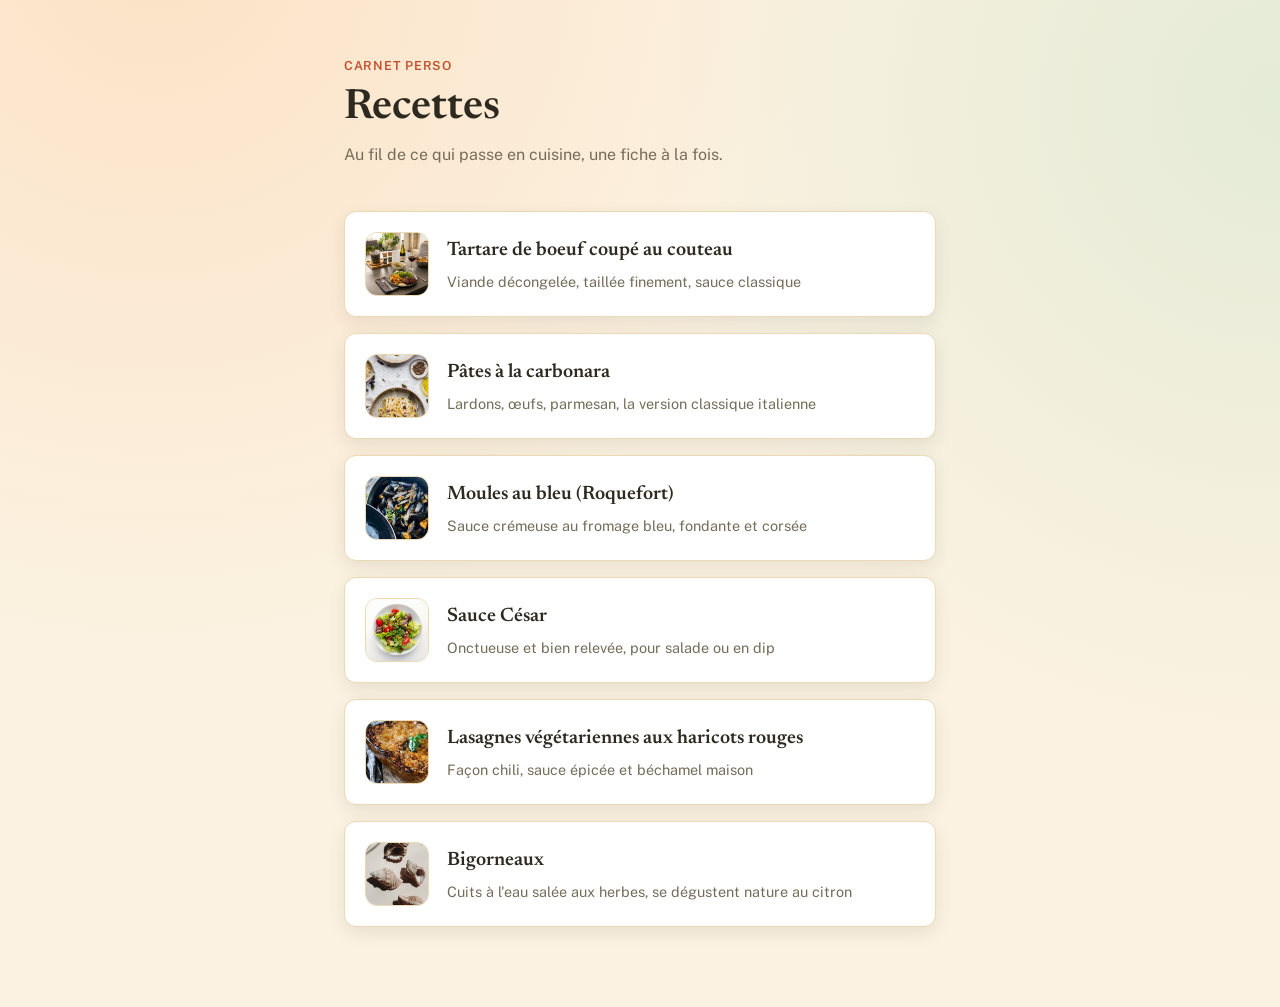
<file: index.html>
<!DOCTYPE html>
<html lang="fr">
<head>
<meta charset="UTF-8">
<meta name="viewport" content="width=device-width, initial-scale=1.0">
<title>Recettes — Séb</title>
<link rel="stylesheet" href="styles.css">
</head>
<body>
<div class="wrap">
  <p class="site-eyebrow">CARNET PERSO</p>
  <h1 class="site-title">Recettes</h1>
  <p class="site-tagline">Au fil de ce qui passe en cuisine, une fiche à la fois.</p>

  <ul class="recipe-list">
    <li>
      <a href="tartare-boeuf.html">
        <img class="recipe-thumb" src="tartare-boeuf.jpg" alt="Tartare de boeuf coupé au couteau">
        <span>
          <h2>Tartare de boeuf coupé au couteau</h2>
          <p>Viande décongelée, taillée finement, sauce classique</p>
        </span>
      </a>
    </li>
    <li>
      <a href="carbonara.html">
        <img class="recipe-thumb" src="carbonara.jpg" alt="Pâtes à la carbonara">
        <span>
          <h2>Pâtes à la carbonara</h2>
          <p>Lardons, œufs, parmesan, la version classique italienne</p>
        </span>
      </a>
    </li>
    <li>
      <a href="moules-bleu.html">
        <img class="recipe-thumb" src="moules-bleu.jpg" alt="Moules au bleu (Roquefort)">
        <span>
          <h2>Moules au bleu (Roquefort)</h2>
          <p>Sauce crémeuse au fromage bleu, fondante et corsée</p>
        </span>
      </a>
    </li>
    <li>
      <a href="sauce-cesar.html">
        <img class="recipe-thumb" src="sauce-cesar.jpg" alt="Salade César">
        <span>
          <h2>Sauce César</h2>
          <p>Onctueuse et bien relevée, pour salade ou en dip</p>
        </span>
      </a>
    </li>
    <li>
      <a href="lasagnes-haricots-rouges.html">
        <img class="recipe-thumb" src="lasagnes-haricots-rouges.jpg" alt="Lasagnes végétariennes aux haricots rouges">
        <span>
          <h2>Lasagnes végétariennes aux haricots rouges</h2>
          <p>Façon chili, sauce épicée et béchamel maison</p>
        </span>
      </a>
    </li>
    <li>
      <a href="bigorneaux.html">
        <img class="recipe-thumb" src="bigorneaux.jpg" alt="Bigorneaux">
        <span>
          <h2>Bigorneaux</h2>
          <p>Cuits à l'eau salée aux herbes, se dégustent nature au citron</p>
        </span>
      </a>
    </li>
  </ul>
</div>
</body>
</html>
</file>
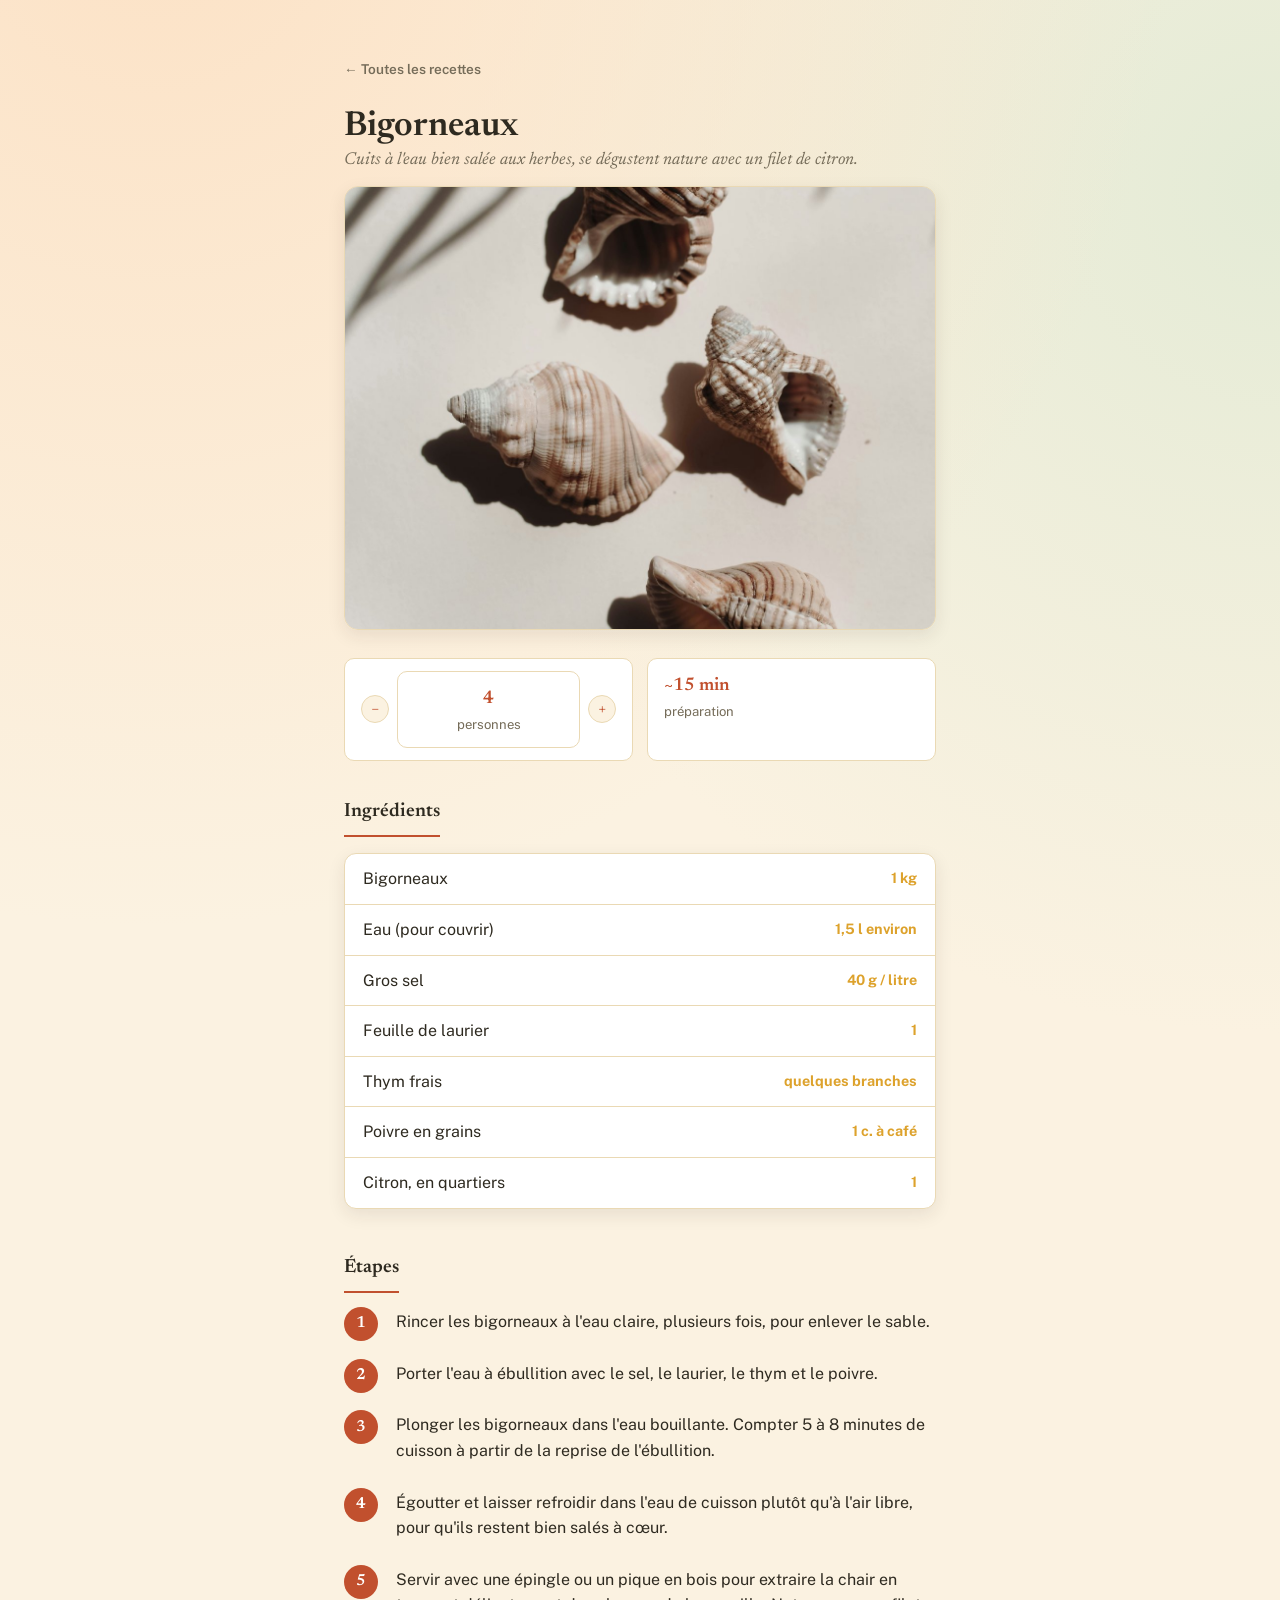
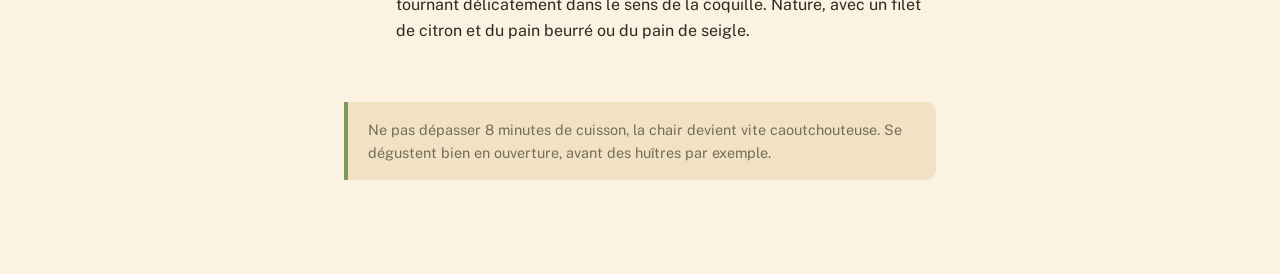
<file: bigorneaux.html>
<!DOCTYPE html>
<html lang="fr">
<head>
<meta charset="UTF-8">
<meta name="viewport" content="width=device-width, initial-scale=1.0">
<title>Bigorneaux — Recettes</title>
<link rel="stylesheet" href="styles.css">
</head>
<body>
<div class="wrap">
  <a class="back-link" href="index.html">← Toutes les recettes</a>

  <h1 class="recipe-title">Bigorneaux</h1>
  <p class="recipe-desc">Cuits à l'eau bien salée aux herbes, se dégustent nature avec un filet de citron.</p>

  <img class="recipe-photo" src="bigorneaux.jpg" alt="Bigorneaux">

  <div class="recipe-meta">
    <div class="people-box" data-base-people="4">
      <button type="button" class="people-btn" data-action="dec" aria-label="Moins de personnes">−</button>
      <div class="people-count"><strong class="people-value">4</strong>personnes</div>
      <button type="button" class="people-btn" data-action="inc" aria-label="Plus de personnes">+</button>
    </div>
    <div><strong>~15 min</strong>préparation</div>
  </div>

  <h3 class="section-label">Ingrédients</h3>
  <ul class="ingredients">
    <li><span>Bigorneaux</span><span class="qty" data-qty="1" data-unit="kg" data-round="0.25">1 kg</span></li>
    <li><span>Eau (pour couvrir)</span><span class="qty" data-qty="1.5" data-unit="l environ" data-round="0.25">1,5 l environ</span></li>
    <li><span>Gros sel</span><span class="qty">40 g / litre</span></li>
    <li><span>Feuille de laurier</span><span class="qty" data-qty="1" data-fmt="int">1</span></li>
    <li><span>Thym frais</span><span class="qty">quelques branches</span></li>
    <li><span>Poivre en grains</span><span class="qty" data-qty="1" data-fmt="frac" data-unit="c. à café">1 c. à café</span></li>
    <li><span>Citron, en quartiers</span><span class="qty" data-qty="1" data-fmt="int">1</span></li>
  </ul>

  <h3 class="section-label">Étapes</h3>
  <ol class="steps">
    <li>Rincer les bigorneaux à l'eau claire, plusieurs fois, pour enlever le sable.</li>
    <li>Porter l'eau à ébullition avec le sel, le laurier, le thym et le poivre.</li>
    <li>Plonger les bigorneaux dans l'eau bouillante. Compter 5 à 8 minutes de cuisson à partir de la reprise de l'ébullition.</li>
    <li>Égoutter et laisser refroidir dans l'eau de cuisson plutôt qu'à l'air libre, pour qu'ils restent bien salés à cœur.</li>
    <li>Servir avec une épingle ou un pique en bois pour extraire la chair en tournant délicatement dans le sens de la coquille. Nature, avec un filet de citron et du pain beurré ou du pain de seigle.</li>
  </ol>

  <p class="note">Ne pas dépasser 8 minutes de cuisson, la chair devient vite caoutchouteuse. Se dégustent bien en ouverture, avant des huîtres par exemple.</p>
</div>
<script src="scale.js"></script>
</body>
</html>
</file>
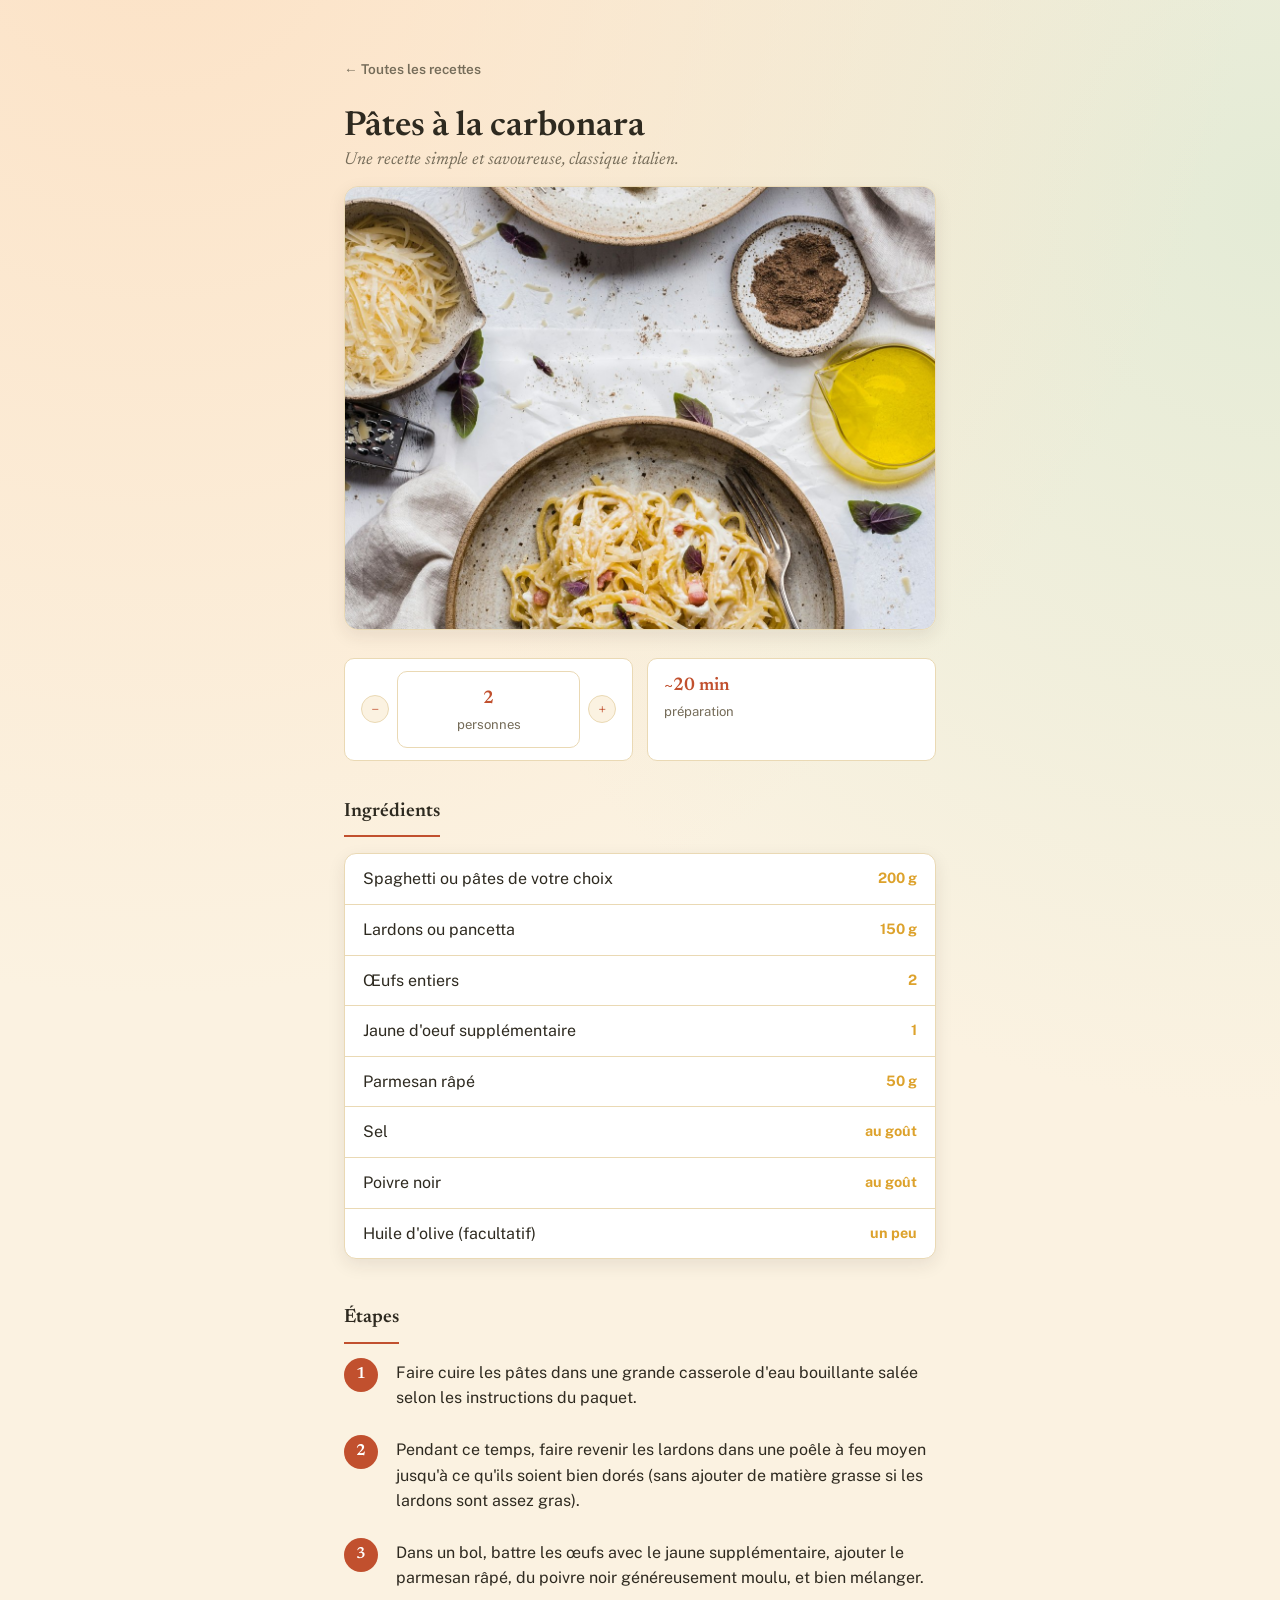
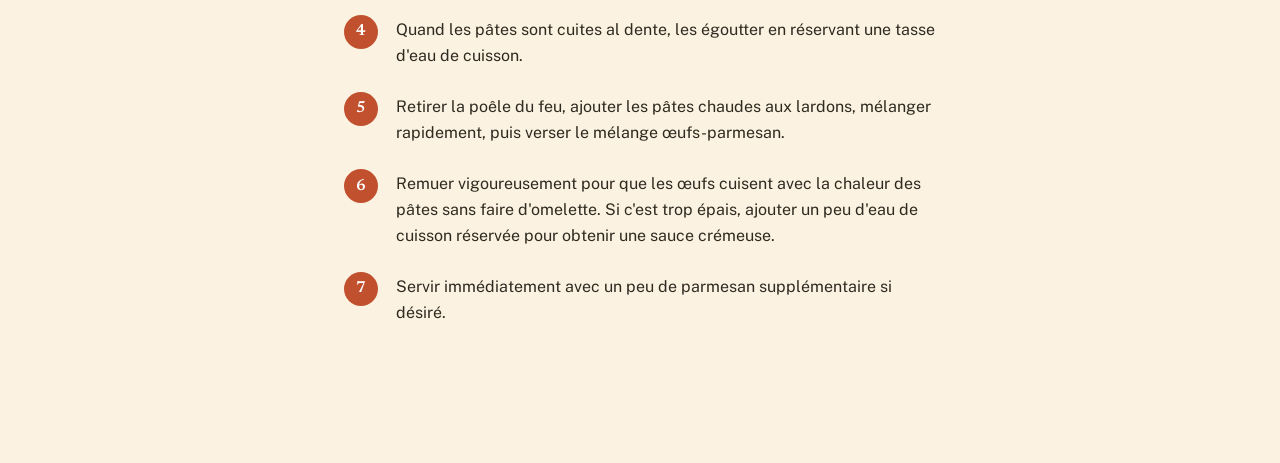
<file: carbonara.html>
<!DOCTYPE html>
<html lang="fr">
<head>
<meta charset="UTF-8">
<meta name="viewport" content="width=device-width, initial-scale=1.0">
<title>Pâtes à la carbonara — Recettes</title>
<link rel="stylesheet" href="styles.css">
</head>
<body>
<div class="wrap">
  <a class="back-link" href="index.html">← Toutes les recettes</a>

  <h1 class="recipe-title">Pâtes à la carbonara</h1>
  <p class="recipe-desc">Une recette simple et savoureuse, classique italien.</p>

  <img class="recipe-photo" src="carbonara.jpg" alt="Pâtes à la carbonara">

  <div class="recipe-meta">
    <div class="people-box" data-base-people="2">
      <button type="button" class="people-btn" data-action="dec" aria-label="Moins de personnes">−</button>
      <div class="people-count"><strong class="people-value">2</strong>personnes</div>
      <button type="button" class="people-btn" data-action="inc" aria-label="Plus de personnes">+</button>
    </div>
    <div><strong>~20 min</strong>préparation</div>
  </div>

  <h3 class="section-label">Ingrédients</h3>
  <ul class="ingredients">
    <li><span>Spaghetti ou pâtes de votre choix</span><span class="qty" data-qty="200" data-unit="g" data-round="25">200 g</span></li>
    <li><span>Lardons ou pancetta</span><span class="qty" data-qty="150" data-unit="g" data-round="25">150 g</span></li>
    <li><span>Œufs entiers</span><span class="qty" data-qty="2" data-fmt="int">2</span></li>
    <li><span>Jaune d'oeuf supplémentaire</span><span class="qty" data-qty="1" data-fmt="int">1</span></li>
    <li><span>Parmesan râpé</span><span class="qty" data-qty="50" data-unit="g" data-round="5">50 g</span></li>
    <li><span>Sel</span><span class="qty">au goût</span></li>
    <li><span>Poivre noir</span><span class="qty">au goût</span></li>
    <li><span>Huile d'olive (facultatif)</span><span class="qty">un peu</span></li>
  </ul>

  <h3 class="section-label">Étapes</h3>
  <ol class="steps">
    <li>Faire cuire les pâtes dans une grande casserole d'eau bouillante salée selon les instructions du paquet.</li>
    <li>Pendant ce temps, faire revenir les lardons dans une poêle à feu moyen jusqu'à ce qu'ils soient bien dorés (sans ajouter de matière grasse si les lardons sont assez gras).</li>
    <li>Dans un bol, battre les œufs avec le jaune supplémentaire, ajouter le parmesan râpé, du poivre noir généreusement moulu, et bien mélanger.</li>
    <li>Quand les pâtes sont cuites al dente, les égoutter en réservant une tasse d'eau de cuisson.</li>
    <li>Retirer la poêle du feu, ajouter les pâtes chaudes aux lardons, mélanger rapidement, puis verser le mélange œufs-parmesan.</li>
    <li>Remuer vigoureusement pour que les œufs cuisent avec la chaleur des pâtes sans faire d'omelette. Si c'est trop épais, ajouter un peu d'eau de cuisson réservée pour obtenir une sauce crémeuse.</li>
    <li>Servir immédiatement avec un peu de parmesan supplémentaire si désiré.</li>
  </ol>
</div>
<script src="scale.js"></script>
</body>
</html>
</file>
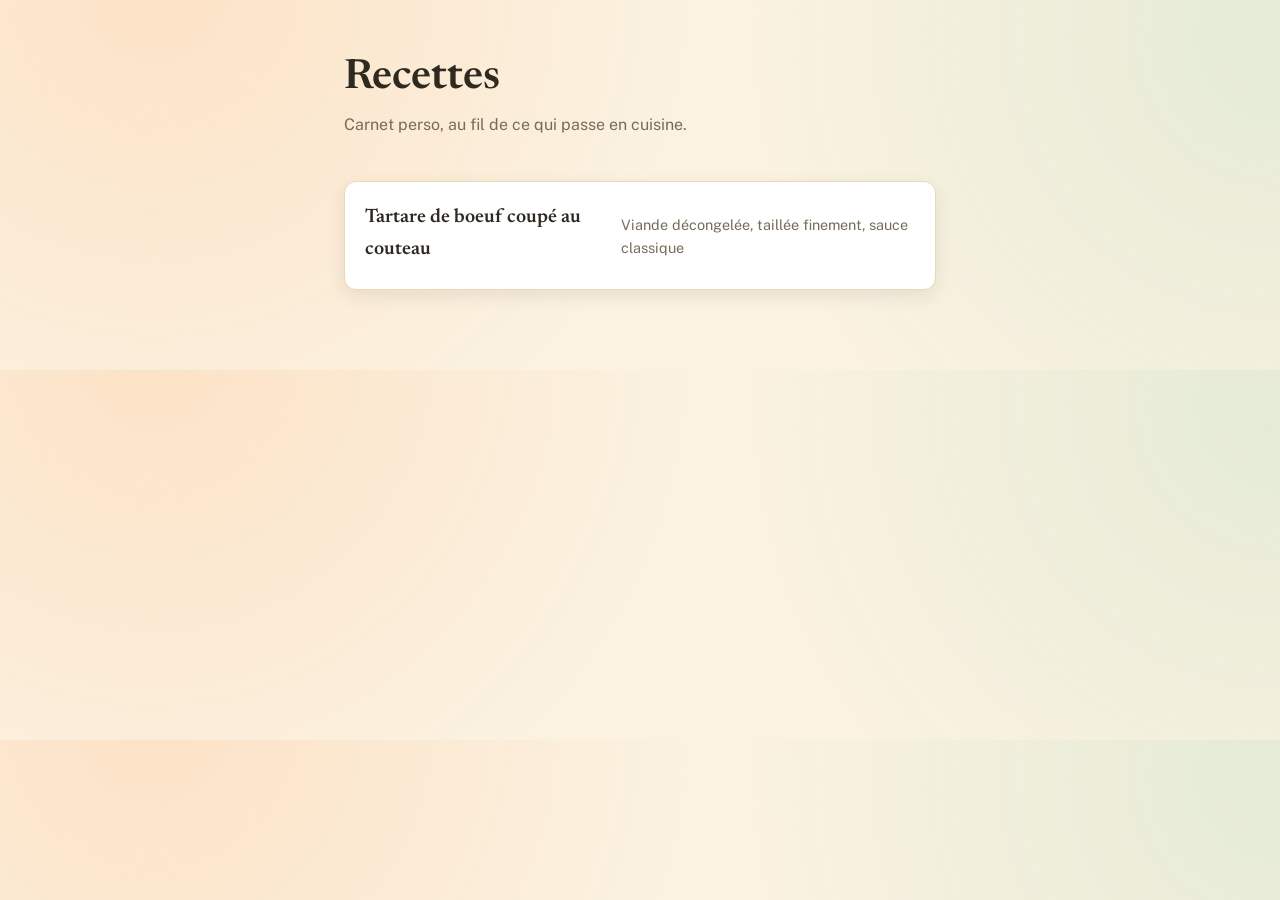
<file: index-5.html>
<!DOCTYPE html>
<html lang="fr">
<head>
<meta charset="UTF-8">
<meta name="viewport" content="width=device-width, initial-scale=1.0">
<title>Recettes — Séb</title>
<link rel="stylesheet" href="styles.css">
</head>
<body>
<div class="wrap">
  <h1 class="site-title">Recettes</h1>
  <p class="site-tagline">Carnet perso, au fil de ce qui passe en cuisine.</p>

  <ul class="recipe-list">
    <li>
      <a href="recettes/tartare-boeuf.html">
        <h2>Tartare de boeuf coupé au couteau</h2>
        <p>Viande décongelée, taillée finement, sauce classique</p>
      </a>
    </li>
  </ul>
</div>
</body>
</html>
</file>
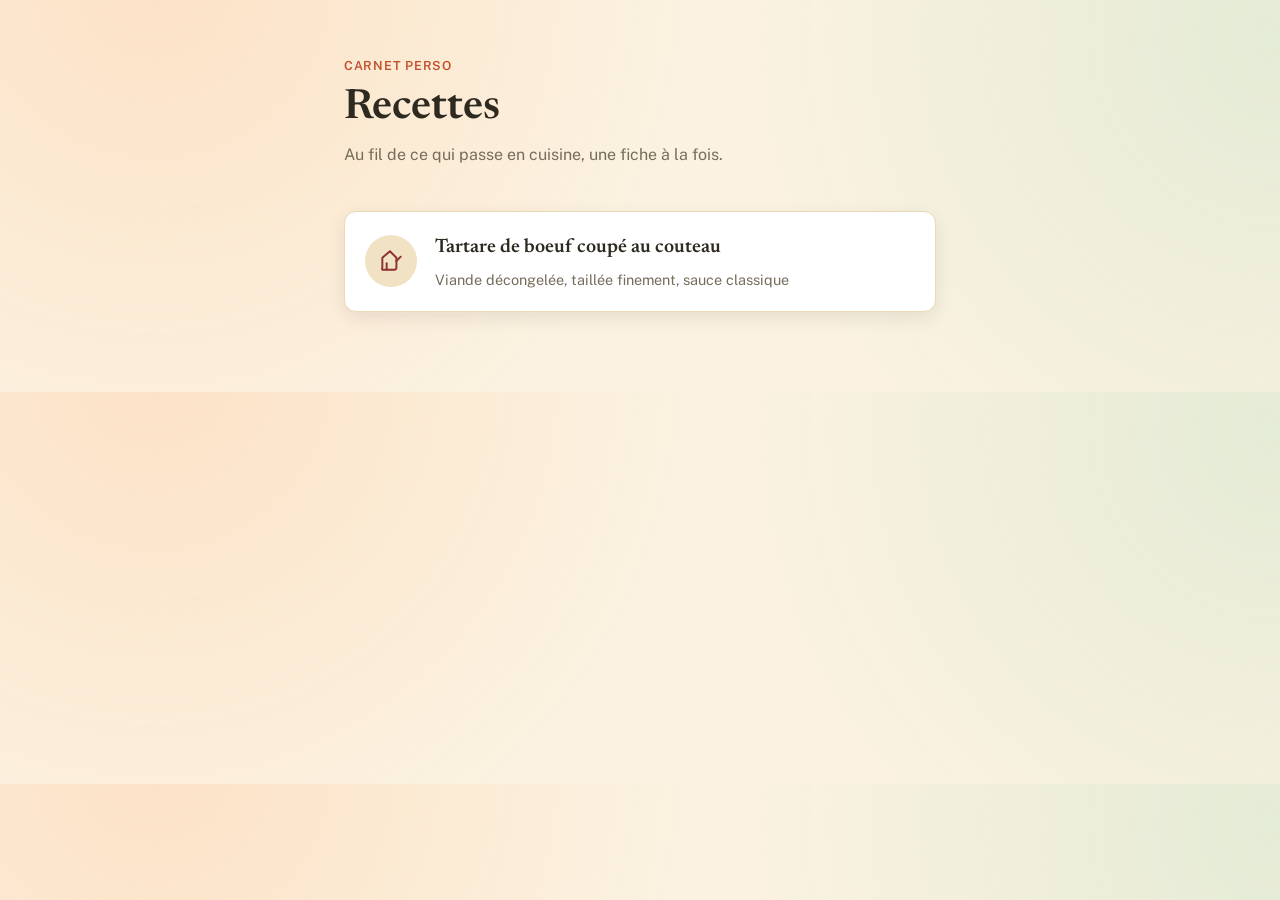
<file: index-6.html>
<!DOCTYPE html>
<html lang="fr">
<head>
<meta charset="UTF-8">
<meta name="viewport" content="width=device-width, initial-scale=1.0">
<title>Recettes — Séb</title>
<link rel="stylesheet" href="styles.css">
</head>
<body>
<div class="wrap">
  <p class="site-eyebrow">CARNET PERSO</p>
  <h1 class="site-title">Recettes</h1>
  <p class="site-tagline">Au fil de ce qui passe en cuisine, une fiche à la fois.</p>

  <ul class="recipe-list">
    <li>
      <a href="tartare-boeuf.html">
        <span class="recipe-icon">
          <svg viewBox="0 0 24 24" fill="none" stroke="#8C3230" stroke-width="1.8" stroke-linecap="round" stroke-linejoin="round">
            <path d="M4 20h11a2 2 0 0 0 2-2V9L11 3 4 9v9a2 2 0 0 0 0 2z"/>
            <path d="M17 12l4-4"/>
            <path d="M8 20v-6"/>
          </svg>
        </span>
        <span>
          <h2>Tartare de boeuf coupé au couteau</h2>
          <p>Viande décongelée, taillée finement, sauce classique</p>
        </span>
      </a>
    </li>
  </ul>
</div>
</body>
</html>
</file>
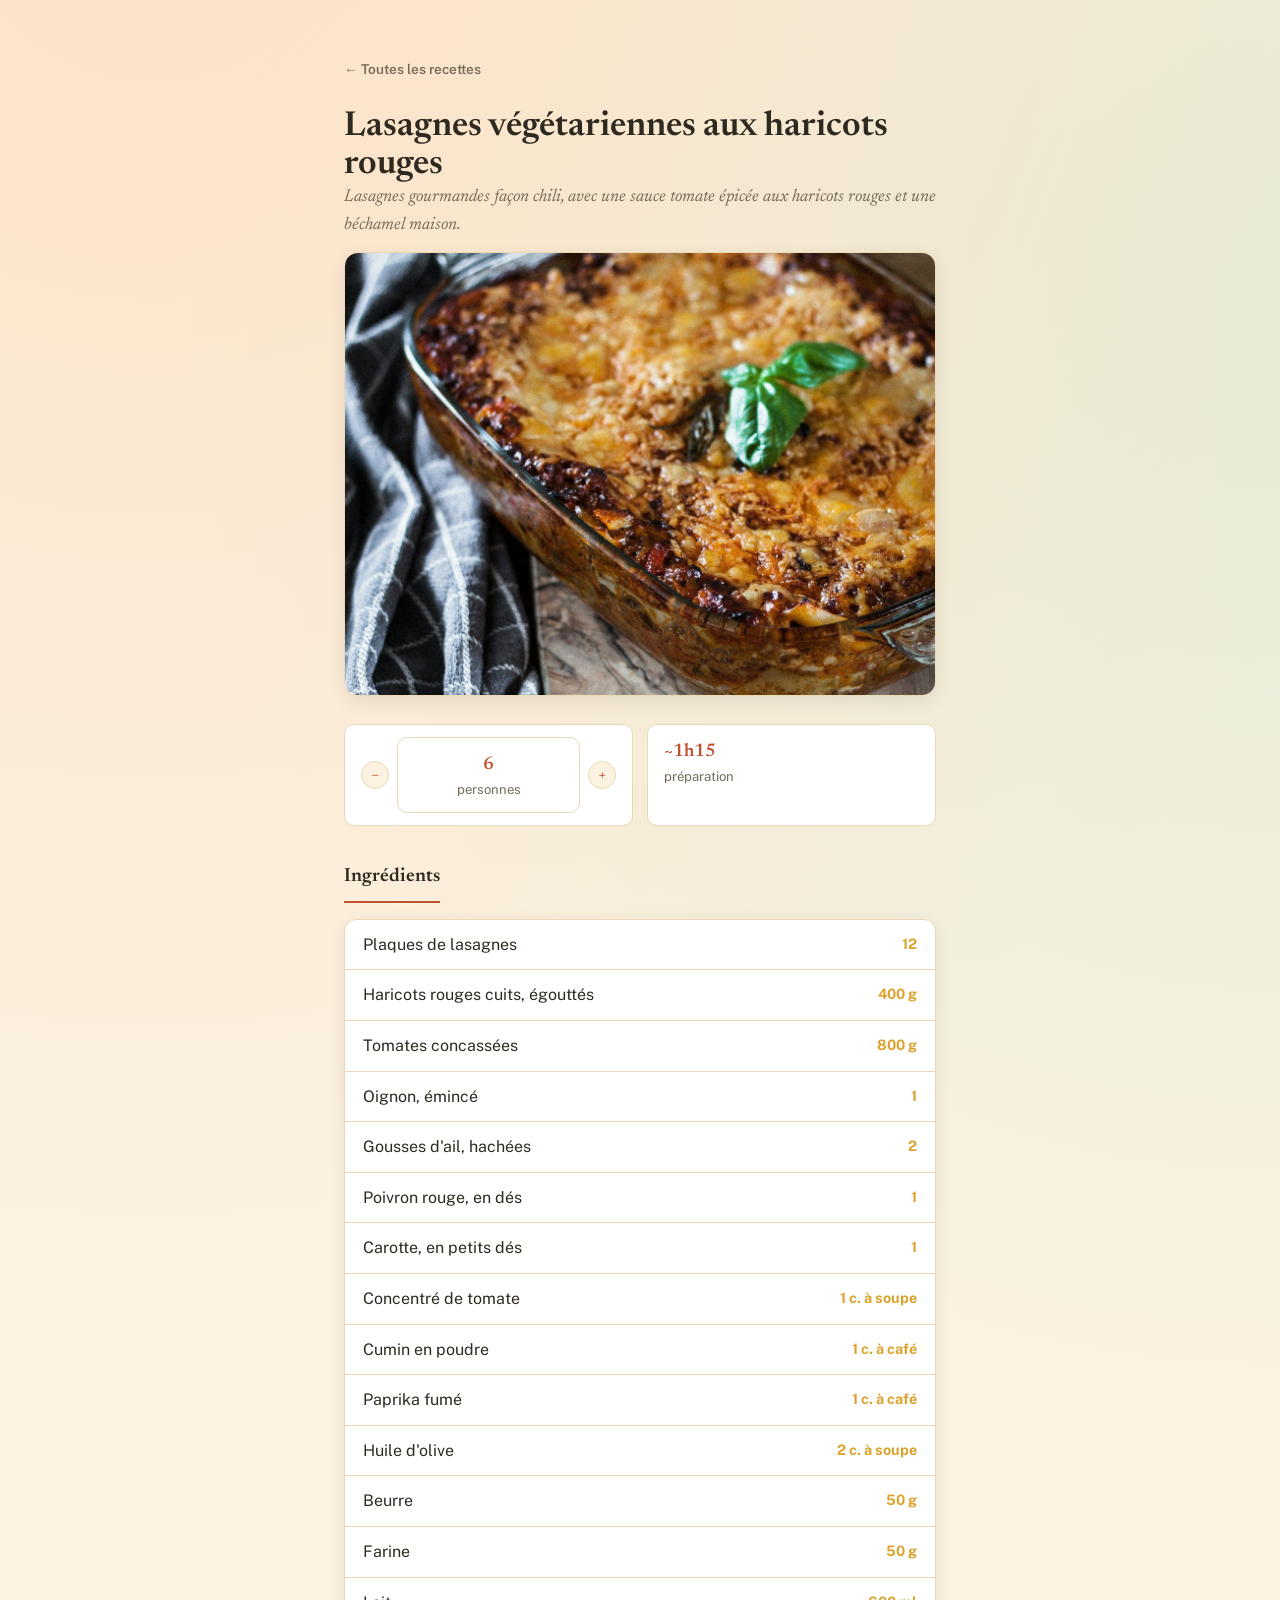
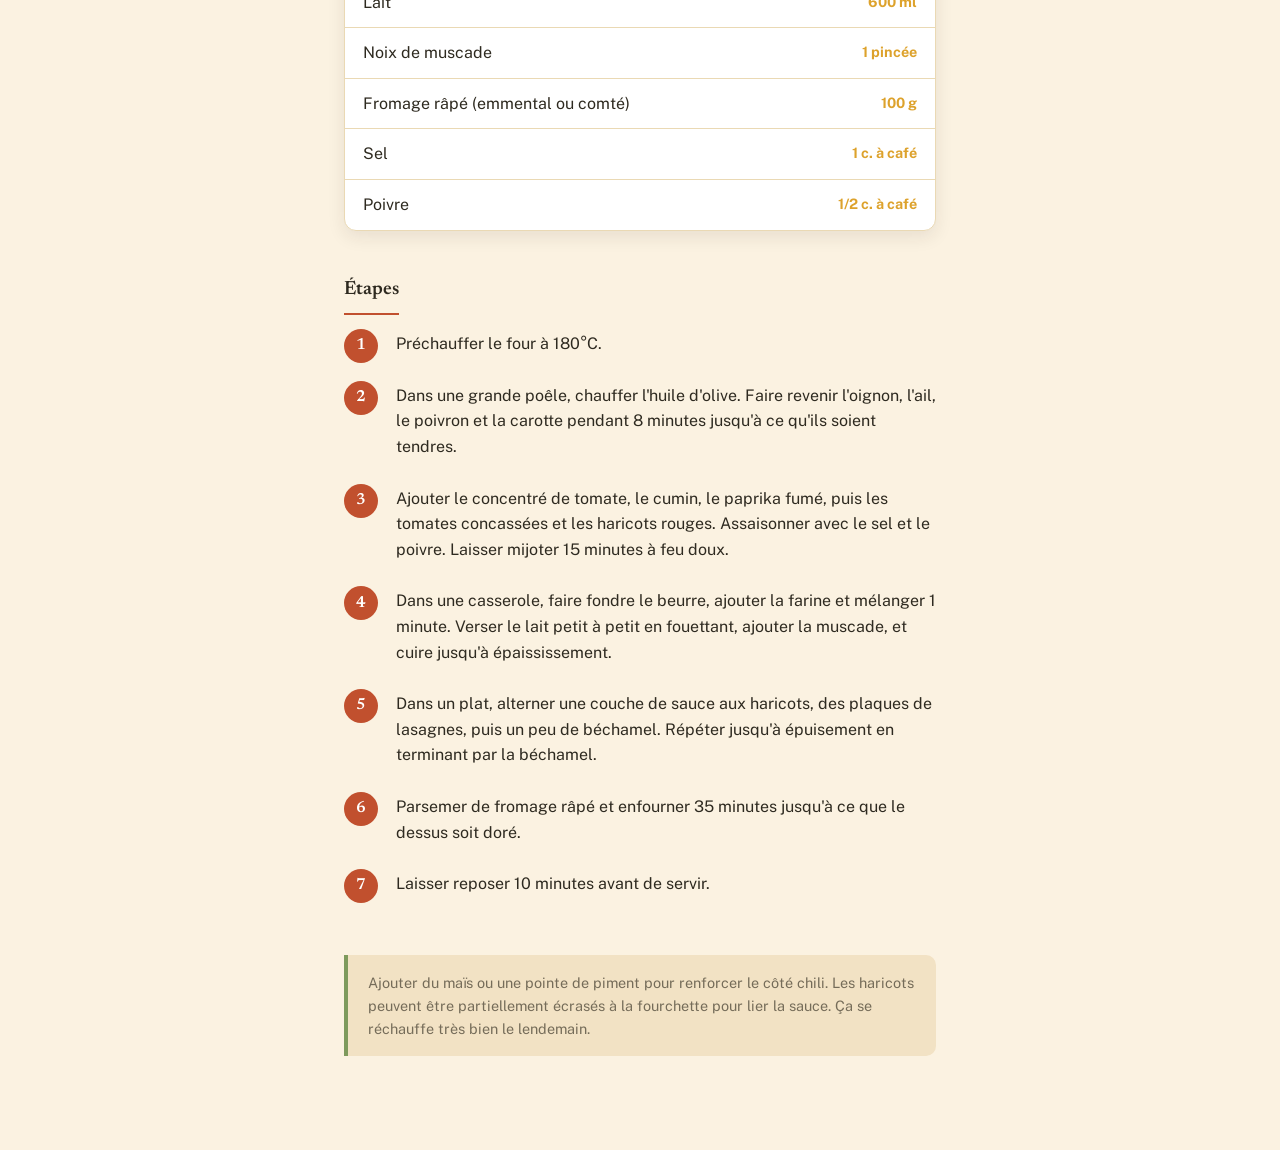
<file: lasagnes-haricots-rouges.html>
<!DOCTYPE html>
<html lang="fr">
<head>
<meta charset="UTF-8">
<meta name="viewport" content="width=device-width, initial-scale=1.0">
<title>Lasagnes végétariennes aux haricots rouges — Recettes</title>
<link rel="stylesheet" href="styles.css">
</head>
<body>
<div class="wrap">
  <a class="back-link" href="index.html">← Toutes les recettes</a>

  <h1 class="recipe-title">Lasagnes végétariennes aux haricots rouges</h1>
  <p class="recipe-desc">Lasagnes gourmandes façon chili, avec une sauce tomate épicée aux haricots rouges et une béchamel maison.</p>

  <img class="recipe-photo" src="lasagnes-haricots-rouges.jpg" alt="Lasagnes végétariennes aux haricots rouges">

  <div class="recipe-meta">
    <div class="people-box" data-base-people="6">
      <button type="button" class="people-btn" data-action="dec" aria-label="Moins de personnes">−</button>
      <div class="people-count"><strong class="people-value">6</strong>personnes</div>
      <button type="button" class="people-btn" data-action="inc" aria-label="Plus de personnes">+</button>
    </div>
    <div><strong>~1h15</strong>préparation</div>
  </div>

  <h3 class="section-label">Ingrédients</h3>
  <ul class="ingredients">
    <li><span>Plaques de lasagnes</span><span class="qty" data-qty="12" data-fmt="int">12</span></li>
    <li><span>Haricots rouges cuits, égouttés</span><span class="qty" data-qty="400" data-unit="g" data-round="25">400 g</span></li>
    <li><span>Tomates concassées</span><span class="qty" data-qty="800" data-unit="g" data-round="50">800 g</span></li>
    <li><span>Oignon, émincé</span><span class="qty" data-qty="1" data-fmt="int">1</span></li>
    <li><span>Gousses d'ail, hachées</span><span class="qty" data-qty="2" data-fmt="int">2</span></li>
    <li><span>Poivron rouge, en dés</span><span class="qty" data-qty="1" data-fmt="int">1</span></li>
    <li><span>Carotte, en petits dés</span><span class="qty" data-qty="1" data-fmt="int">1</span></li>
    <li><span>Concentré de tomate</span><span class="qty" data-qty="1" data-fmt="frac" data-unit="c. à soupe">1 c. à soupe</span></li>
    <li><span>Cumin en poudre</span><span class="qty" data-qty="1" data-fmt="frac" data-unit="c. à café">1 c. à café</span></li>
    <li><span>Paprika fumé</span><span class="qty" data-qty="1" data-fmt="frac" data-unit="c. à café">1 c. à café</span></li>
    <li><span>Huile d'olive</span><span class="qty" data-qty="2" data-fmt="frac" data-unit="c. à soupe">2 c. à soupe</span></li>
    <li><span>Beurre</span><span class="qty" data-qty="50" data-unit="g" data-round="5">50 g</span></li>
    <li><span>Farine</span><span class="qty" data-qty="50" data-unit="g" data-round="5">50 g</span></li>
    <li><span>Lait</span><span class="qty" data-qty="600" data-unit="ml" data-round="50">600 ml</span></li>
    <li><span>Noix de muscade</span><span class="qty">1 pincée</span></li>
    <li><span>Fromage râpé (emmental ou comté)</span><span class="qty" data-qty="100" data-unit="g" data-round="10">100 g</span></li>
    <li><span>Sel</span><span class="qty" data-qty="1" data-fmt="frac" data-unit="c. à café">1 c. à café</span></li>
    <li><span>Poivre</span><span class="qty" data-qty="0.5" data-fmt="frac" data-unit="c. à café">1/2 c. à café</span></li>
  </ul>

  <h3 class="section-label">Étapes</h3>
  <ol class="steps">
    <li>Préchauffer le four à 180°C.</li>
    <li>Dans une grande poêle, chauffer l'huile d'olive. Faire revenir l'oignon, l'ail, le poivron et la carotte pendant 8 minutes jusqu'à ce qu'ils soient tendres.</li>
    <li>Ajouter le concentré de tomate, le cumin, le paprika fumé, puis les tomates concassées et les haricots rouges. Assaisonner avec le sel et le poivre. Laisser mijoter 15 minutes à feu doux.</li>
    <li>Dans une casserole, faire fondre le beurre, ajouter la farine et mélanger 1 minute. Verser le lait petit à petit en fouettant, ajouter la muscade, et cuire jusqu'à épaississement.</li>
    <li>Dans un plat, alterner une couche de sauce aux haricots, des plaques de lasagnes, puis un peu de béchamel. Répéter jusqu'à épuisement en terminant par la béchamel.</li>
    <li>Parsemer de fromage râpé et enfourner 35 minutes jusqu'à ce que le dessus soit doré.</li>
    <li>Laisser reposer 10 minutes avant de servir.</li>
  </ol>

  <p class="note">Ajouter du maïs ou une pointe de piment pour renforcer le côté chili. Les haricots peuvent être partiellement écrasés à la fourchette pour lier la sauce. Ça se réchauffe très bien le lendemain.</p>
</div>
<script src="scale.js"></script>
</body>
</html>
</file>
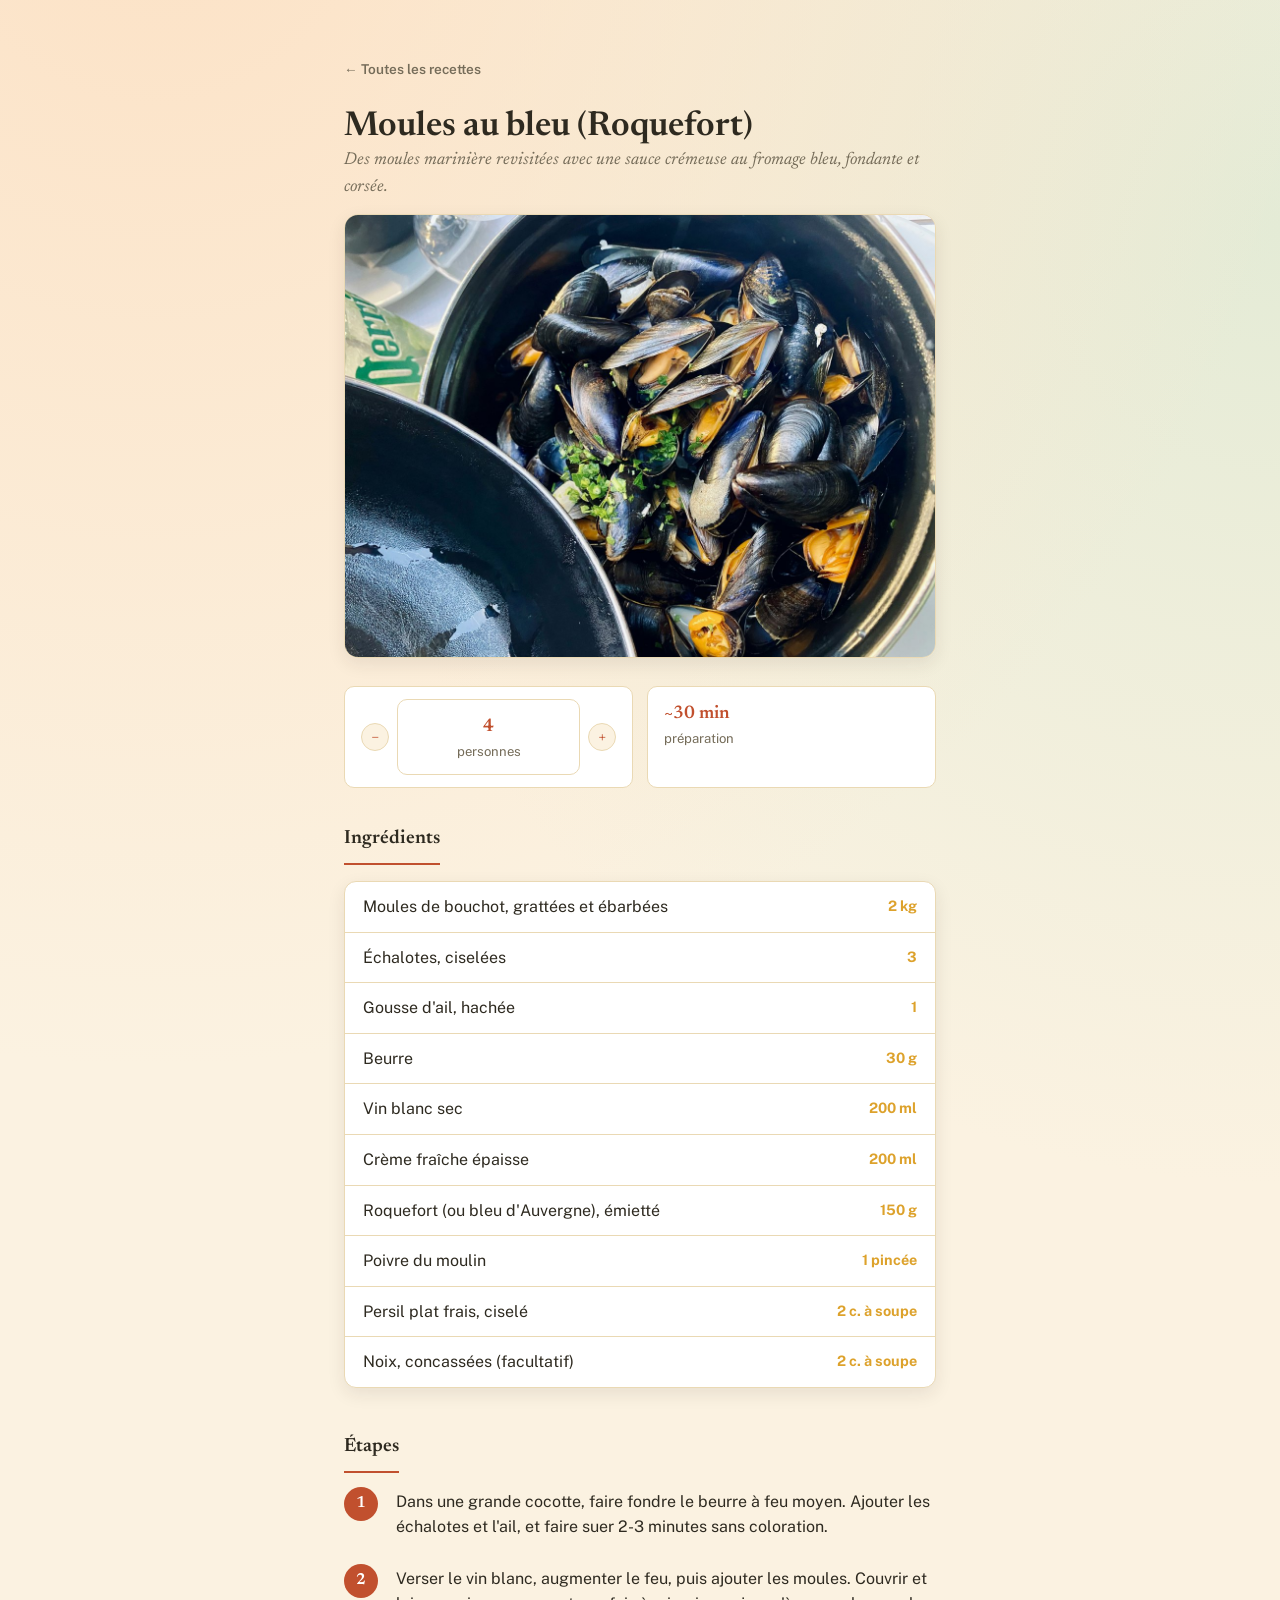
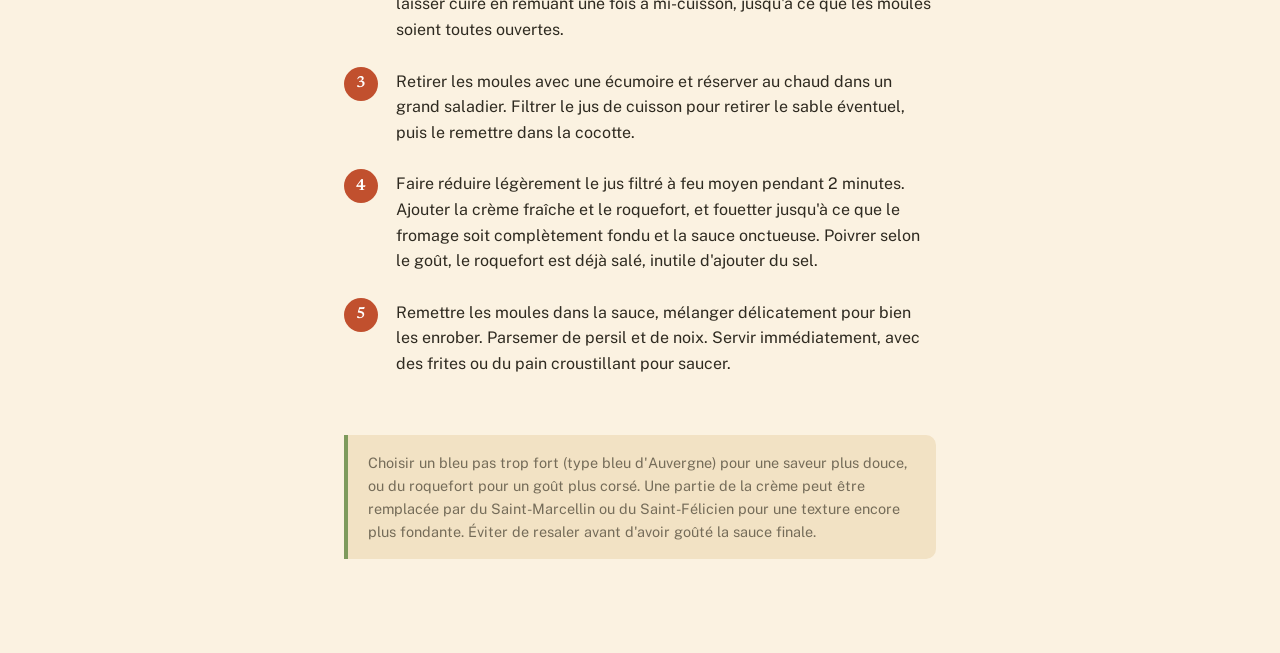
<file: moules-bleu.html>
<!DOCTYPE html>
<html lang="fr">
<head>
<meta charset="UTF-8">
<meta name="viewport" content="width=device-width, initial-scale=1.0">
<title>Moules au bleu (Roquefort) — Recettes</title>
<link rel="stylesheet" href="styles.css">
</head>
<body>
<div class="wrap">
  <a class="back-link" href="index.html">← Toutes les recettes</a>

  <h1 class="recipe-title">Moules au bleu (Roquefort)</h1>
  <p class="recipe-desc">Des moules marinière revisitées avec une sauce crémeuse au fromage bleu, fondante et corsée.</p>

  <img class="recipe-photo" src="moules-bleu.jpg" alt="Moules au bleu (Roquefort)">

  <div class="recipe-meta">
    <div class="people-box" data-base-people="4">
      <button type="button" class="people-btn" data-action="dec" aria-label="Moins de personnes">−</button>
      <div class="people-count"><strong class="people-value">4</strong>personnes</div>
      <button type="button" class="people-btn" data-action="inc" aria-label="Plus de personnes">+</button>
    </div>
    <div><strong>~30 min</strong>préparation</div>
  </div>

  <h3 class="section-label">Ingrédients</h3>
  <ul class="ingredients">
    <li><span>Moules de bouchot, grattées et ébarbées</span><span class="qty" data-qty="2" data-unit="kg" data-round="0.25">2 kg</span></li>
    <li><span>Échalotes, ciselées</span><span class="qty" data-qty="3" data-fmt="int">3</span></li>
    <li><span>Gousse d'ail, hachée</span><span class="qty" data-qty="1" data-fmt="int">1</span></li>
    <li><span>Beurre</span><span class="qty" data-qty="30" data-unit="g" data-round="5">30 g</span></li>
    <li><span>Vin blanc sec</span><span class="qty" data-qty="200" data-unit="ml" data-round="25">200 ml</span></li>
    <li><span>Crème fraîche épaisse</span><span class="qty" data-qty="200" data-unit="ml" data-round="25">200 ml</span></li>
    <li><span>Roquefort (ou bleu d'Auvergne), émietté</span><span class="qty" data-qty="150" data-unit="g" data-round="25">150 g</span></li>
    <li><span>Poivre du moulin</span><span class="qty">1 pincée</span></li>
    <li><span>Persil plat frais, ciselé</span><span class="qty" data-qty="2" data-fmt="frac" data-unit="c. à soupe">2 c. à soupe</span></li>
    <li><span>Noix, concassées (facultatif)</span><span class="qty" data-qty="2" data-fmt="frac" data-unit="c. à soupe">2 c. à soupe</span></li>
  </ul>

  <h3 class="section-label">Étapes</h3>
  <ol class="steps">
    <li>Dans une grande cocotte, faire fondre le beurre à feu moyen. Ajouter les échalotes et l'ail, et faire suer 2-3 minutes sans coloration.</li>
    <li>Verser le vin blanc, augmenter le feu, puis ajouter les moules. Couvrir et laisser cuire en remuant une fois à mi-cuisson, jusqu'à ce que les moules soient toutes ouvertes.</li>
    <li>Retirer les moules avec une écumoire et réserver au chaud dans un grand saladier. Filtrer le jus de cuisson pour retirer le sable éventuel, puis le remettre dans la cocotte.</li>
    <li>Faire réduire légèrement le jus filtré à feu moyen pendant 2 minutes. Ajouter la crème fraîche et le roquefort, et fouetter jusqu'à ce que le fromage soit complètement fondu et la sauce onctueuse. Poivrer selon le goût, le roquefort est déjà salé, inutile d'ajouter du sel.</li>
    <li>Remettre les moules dans la sauce, mélanger délicatement pour bien les enrober. Parsemer de persil et de noix. Servir immédiatement, avec des frites ou du pain croustillant pour saucer.</li>
  </ol>

  <p class="note">Choisir un bleu pas trop fort (type bleu d'Auvergne) pour une saveur plus douce, ou du roquefort pour un goût plus corsé. Une partie de la crème peut être remplacée par du Saint-Marcellin ou du Saint-Félicien pour une texture encore plus fondante. Éviter de resaler avant d'avoir goûté la sauce finale.</p>
</div>
<script src="scale.js"></script>
</body>
</html>
</file>
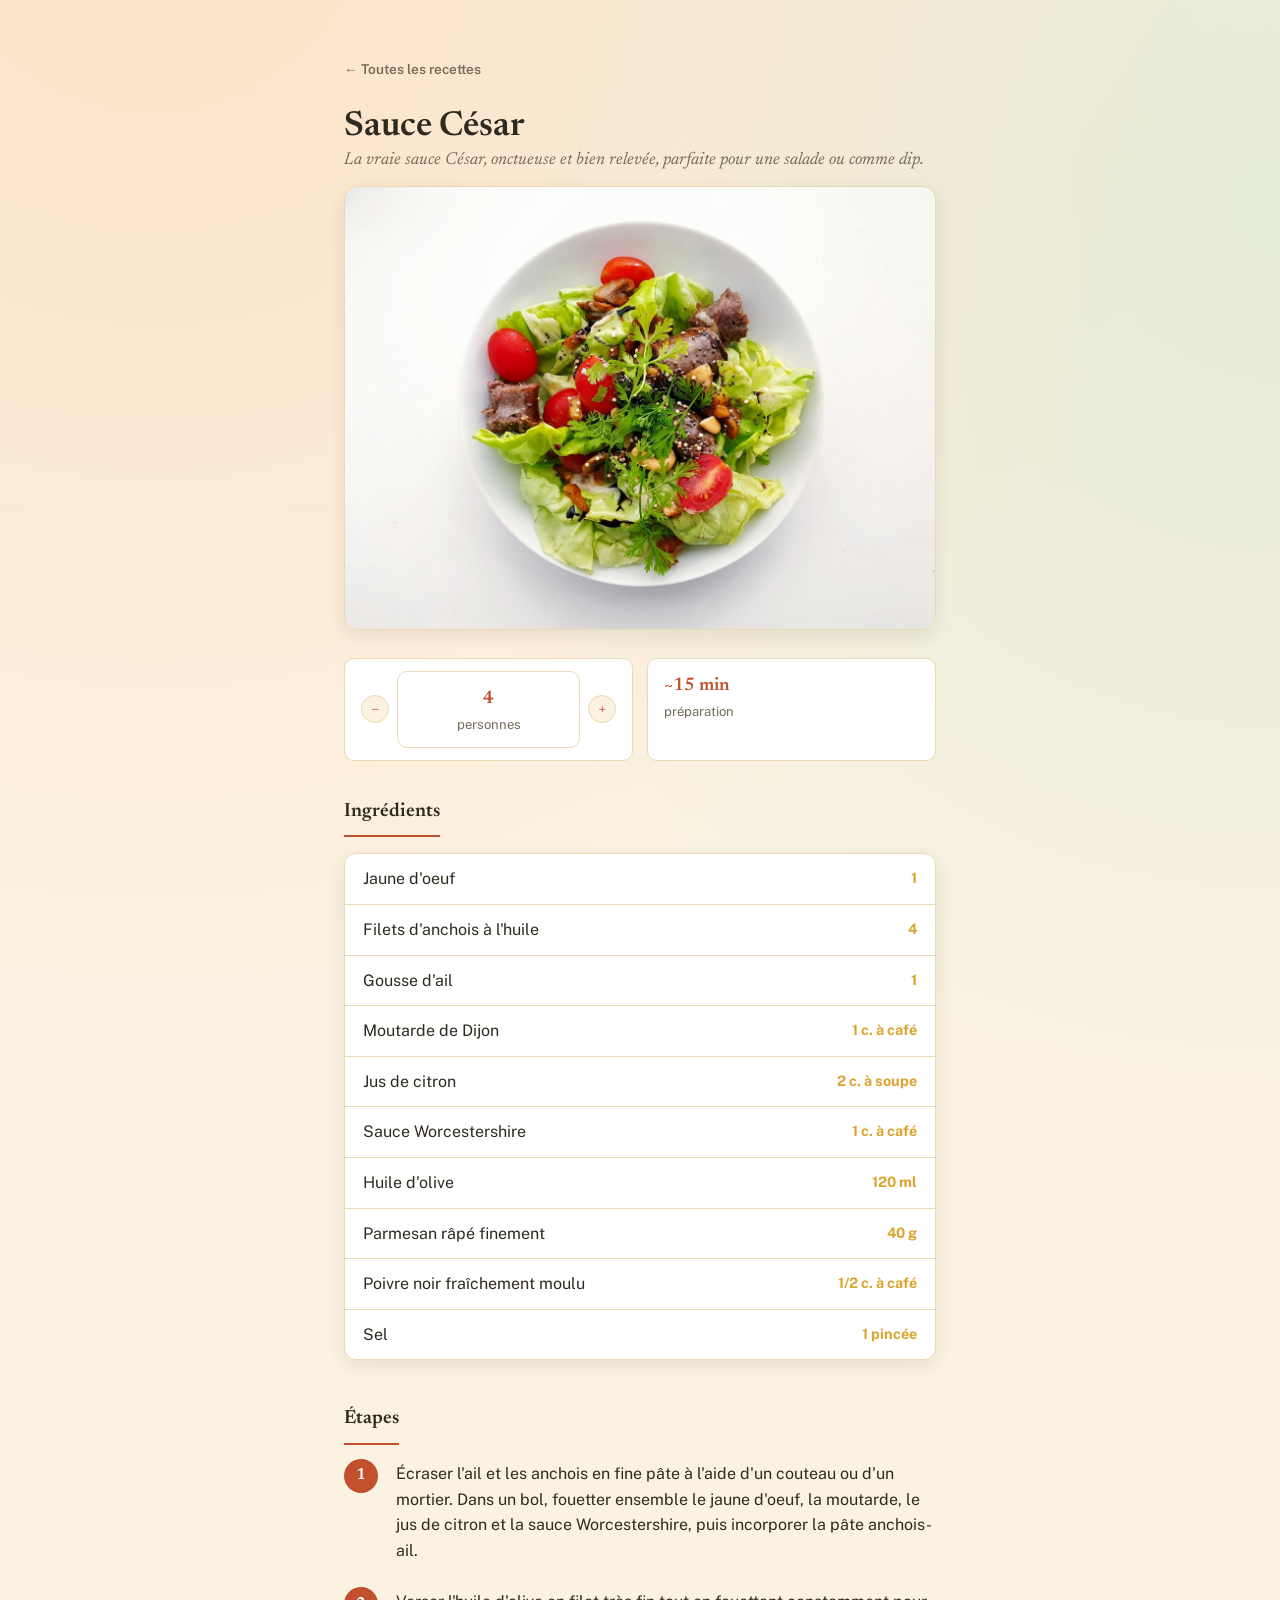
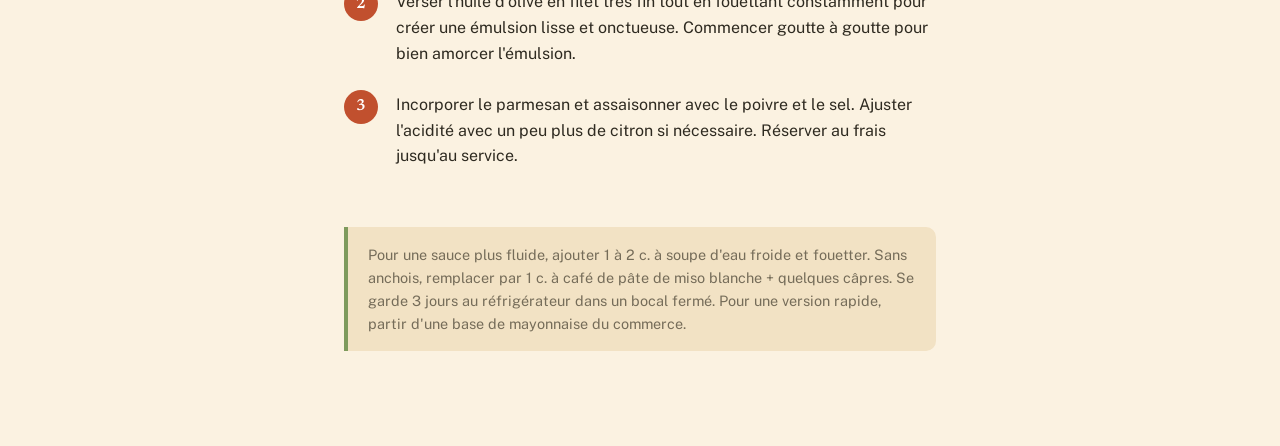
<file: sauce-cesar.html>
<!DOCTYPE html>
<html lang="fr">
<head>
<meta charset="UTF-8">
<meta name="viewport" content="width=device-width, initial-scale=1.0">
<title>Sauce César — Recettes</title>
<link rel="stylesheet" href="styles.css">
</head>
<body>
<div class="wrap">
  <a class="back-link" href="index.html">← Toutes les recettes</a>

  <h1 class="recipe-title">Sauce César</h1>
  <p class="recipe-desc">La vraie sauce César, onctueuse et bien relevée, parfaite pour une salade ou comme dip.</p>

  <img class="recipe-photo" src="sauce-cesar.jpg" alt="Salade César">

  <div class="recipe-meta">
    <div class="people-box" data-base-people="4">
      <button type="button" class="people-btn" data-action="dec" aria-label="Moins de personnes">−</button>
      <div class="people-count"><strong class="people-value">4</strong>personnes</div>
      <button type="button" class="people-btn" data-action="inc" aria-label="Plus de personnes">+</button>
    </div>
    <div><strong>~15 min</strong>préparation</div>
  </div>

  <h3 class="section-label">Ingrédients</h3>
  <ul class="ingredients">
    <li><span>Jaune d'oeuf</span><span class="qty" data-qty="1" data-fmt="int">1</span></li>
    <li><span>Filets d'anchois à l'huile</span><span class="qty" data-qty="4" data-fmt="int">4</span></li>
    <li><span>Gousse d'ail</span><span class="qty" data-qty="1" data-fmt="int">1</span></li>
    <li><span>Moutarde de Dijon</span><span class="qty" data-qty="1" data-fmt="frac" data-unit="c. à café">1 c. à café</span></li>
    <li><span>Jus de citron</span><span class="qty" data-qty="2" data-fmt="frac" data-unit="c. à soupe">2 c. à soupe</span></li>
    <li><span>Sauce Worcestershire</span><span class="qty" data-qty="1" data-fmt="frac" data-unit="c. à café">1 c. à café</span></li>
    <li><span>Huile d'olive</span><span class="qty" data-qty="120" data-unit="ml" data-round="10">120 ml</span></li>
    <li><span>Parmesan râpé finement</span><span class="qty" data-qty="40" data-unit="g" data-round="5">40 g</span></li>
    <li><span>Poivre noir fraîchement moulu</span><span class="qty" data-qty="0.5" data-fmt="frac" data-unit="c. à café">1/2 c. à café</span></li>
    <li><span>Sel</span><span class="qty">1 pincée</span></li>
  </ul>

  <h3 class="section-label">Étapes</h3>
  <ol class="steps">
    <li>Écraser l'ail et les anchois en fine pâte à l'aide d'un couteau ou d'un mortier. Dans un bol, fouetter ensemble le jaune d'oeuf, la moutarde, le jus de citron et la sauce Worcestershire, puis incorporer la pâte anchois-ail.</li>
    <li>Verser l'huile d'olive en filet très fin tout en fouettant constamment pour créer une émulsion lisse et onctueuse. Commencer goutte à goutte pour bien amorcer l'émulsion.</li>
    <li>Incorporer le parmesan et assaisonner avec le poivre et le sel. Ajuster l'acidité avec un peu plus de citron si nécessaire. Réserver au frais jusqu'au service.</li>
  </ol>

  <p class="note">Pour une sauce plus fluide, ajouter 1 à 2 c. à soupe d'eau froide et fouetter. Sans anchois, remplacer par 1 c. à café de pâte de miso blanche + quelques câpres. Se garde 3 jours au réfrigérateur dans un bocal fermé. Pour une version rapide, partir d'une base de mayonnaise du commerce.</p>
</div>
<script src="scale.js"></script>
</body>
</html>
</file>
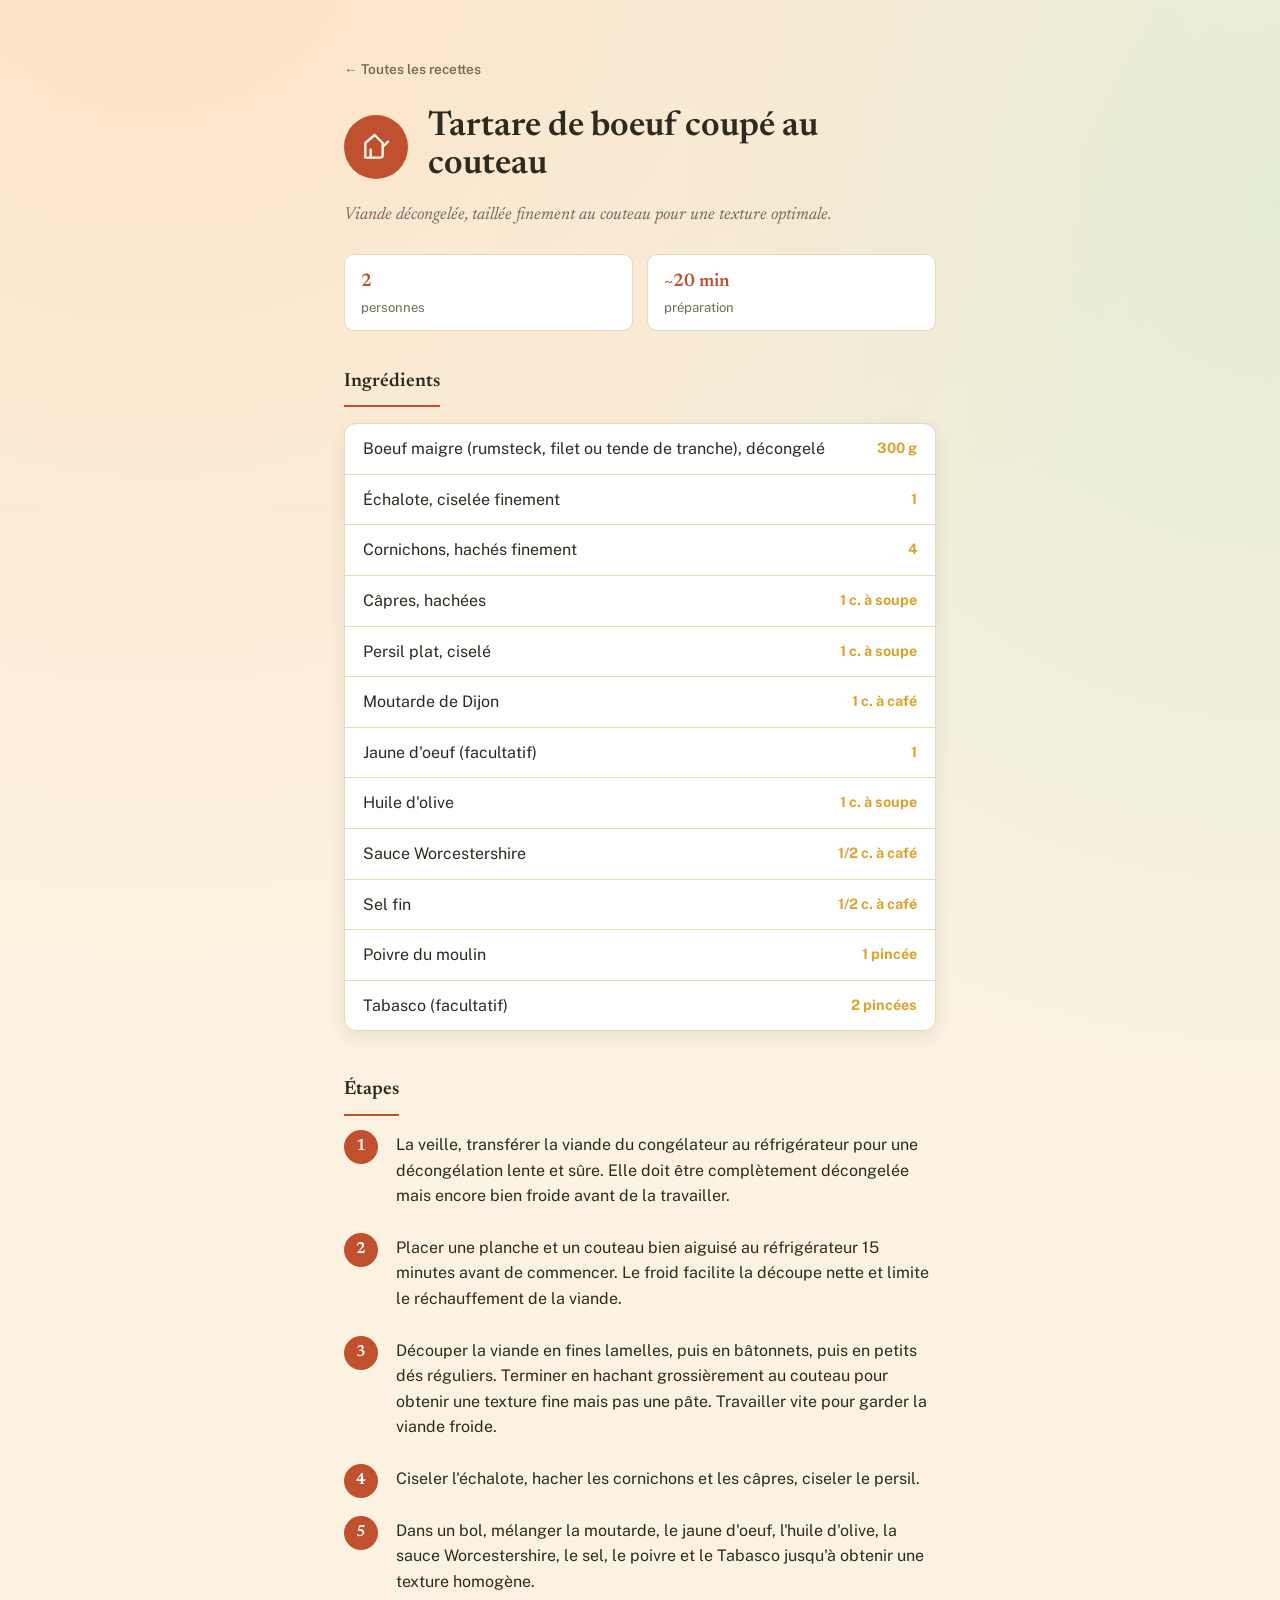
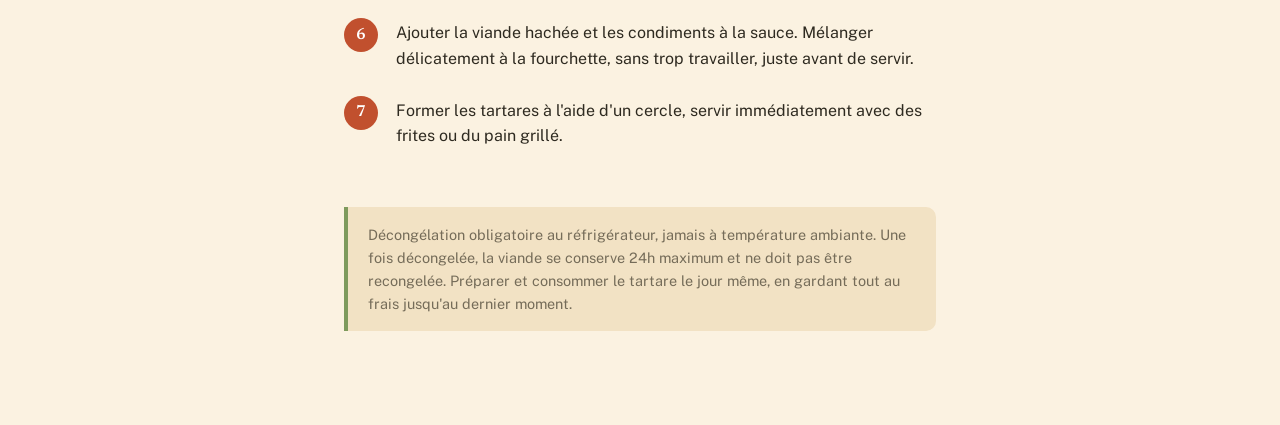
<file: tartare-boeuf-1.html>
<!DOCTYPE html>
<html lang="fr">
<head>
<meta charset="UTF-8">
<meta name="viewport" content="width=device-width, initial-scale=1.0">
<title>Tartare de boeuf coupé au couteau — Recettes</title>
<link rel="stylesheet" href="styles.css">
</head>
<body>
<div class="wrap">
  <a class="back-link" href="index.html">← Toutes les recettes</a>

  <div class="recipe-hero">
    <span class="recipe-icon">
      <svg viewBox="0 0 24 24" fill="none" stroke="#FBF6EC" stroke-width="1.8" stroke-linecap="round" stroke-linejoin="round">
        <path d="M4 20h11a2 2 0 0 0 2-2V9L11 3 4 9v9a2 2 0 0 0 0 2z"/>
        <path d="M17 12l4-4"/>
        <path d="M8 20v-6"/>
      </svg>
    </span>
    <h1 class="recipe-title">Tartare de boeuf coupé au couteau</h1>
  </div>
  <p class="recipe-desc">Viande décongelée, taillée finement au couteau pour une texture optimale.</p>

  <div class="recipe-meta">
    <div><strong>2</strong>personnes</div>
    <div><strong>~20 min</strong>préparation</div>
  </div>

  <h3 class="section-label">Ingrédients</h3>
  <ul class="ingredients">
    <li><span>Boeuf maigre (rumsteck, filet ou tende de tranche), décongelé</span><span class="qty">300 g</span></li>
    <li><span>Échalote, ciselée finement</span><span class="qty">1</span></li>
    <li><span>Cornichons, hachés finement</span><span class="qty">4</span></li>
    <li><span>Câpres, hachées</span><span class="qty">1 c. à soupe</span></li>
    <li><span>Persil plat, ciselé</span><span class="qty">1 c. à soupe</span></li>
    <li><span>Moutarde de Dijon</span><span class="qty">1 c. à café</span></li>
    <li><span>Jaune d'oeuf (facultatif)</span><span class="qty">1</span></li>
    <li><span>Huile d'olive</span><span class="qty">1 c. à soupe</span></li>
    <li><span>Sauce Worcestershire</span><span class="qty">1/2 c. à café</span></li>
    <li><span>Sel fin</span><span class="qty">1/2 c. à café</span></li>
    <li><span>Poivre du moulin</span><span class="qty">1 pincée</span></li>
    <li><span>Tabasco (facultatif)</span><span class="qty">2 pincées</span></li>
  </ul>

  <h3 class="section-label">Étapes</h3>
  <ol class="steps">
    <li>La veille, transférer la viande du congélateur au réfrigérateur pour une décongélation lente et sûre. Elle doit être complètement décongelée mais encore bien froide avant de la travailler.</li>
    <li>Placer une planche et un couteau bien aiguisé au réfrigérateur 15 minutes avant de commencer. Le froid facilite la découpe nette et limite le réchauffement de la viande.</li>
    <li>Découper la viande en fines lamelles, puis en bâtonnets, puis en petits dés réguliers. Terminer en hachant grossièrement au couteau pour obtenir une texture fine mais pas une pâte. Travailler vite pour garder la viande froide.</li>
    <li>Ciseler l'échalote, hacher les cornichons et les câpres, ciseler le persil.</li>
    <li>Dans un bol, mélanger la moutarde, le jaune d'oeuf, l'huile d'olive, la sauce Worcestershire, le sel, le poivre et le Tabasco jusqu'à obtenir une texture homogène.</li>
    <li>Ajouter la viande hachée et les condiments à la sauce. Mélanger délicatement à la fourchette, sans trop travailler, juste avant de servir.</li>
    <li>Former les tartares à l'aide d'un cercle, servir immédiatement avec des frites ou du pain grillé.</li>
  </ol>

  <p class="note">Décongélation obligatoire au réfrigérateur, jamais à température ambiante. Une fois décongelée, la viande se conserve 24h maximum et ne doit pas être recongelée. Préparer et consommer le tartare le jour même, en gardant tout au frais jusqu'au dernier moment.</p>
</div>
</body>
</html>
</file>
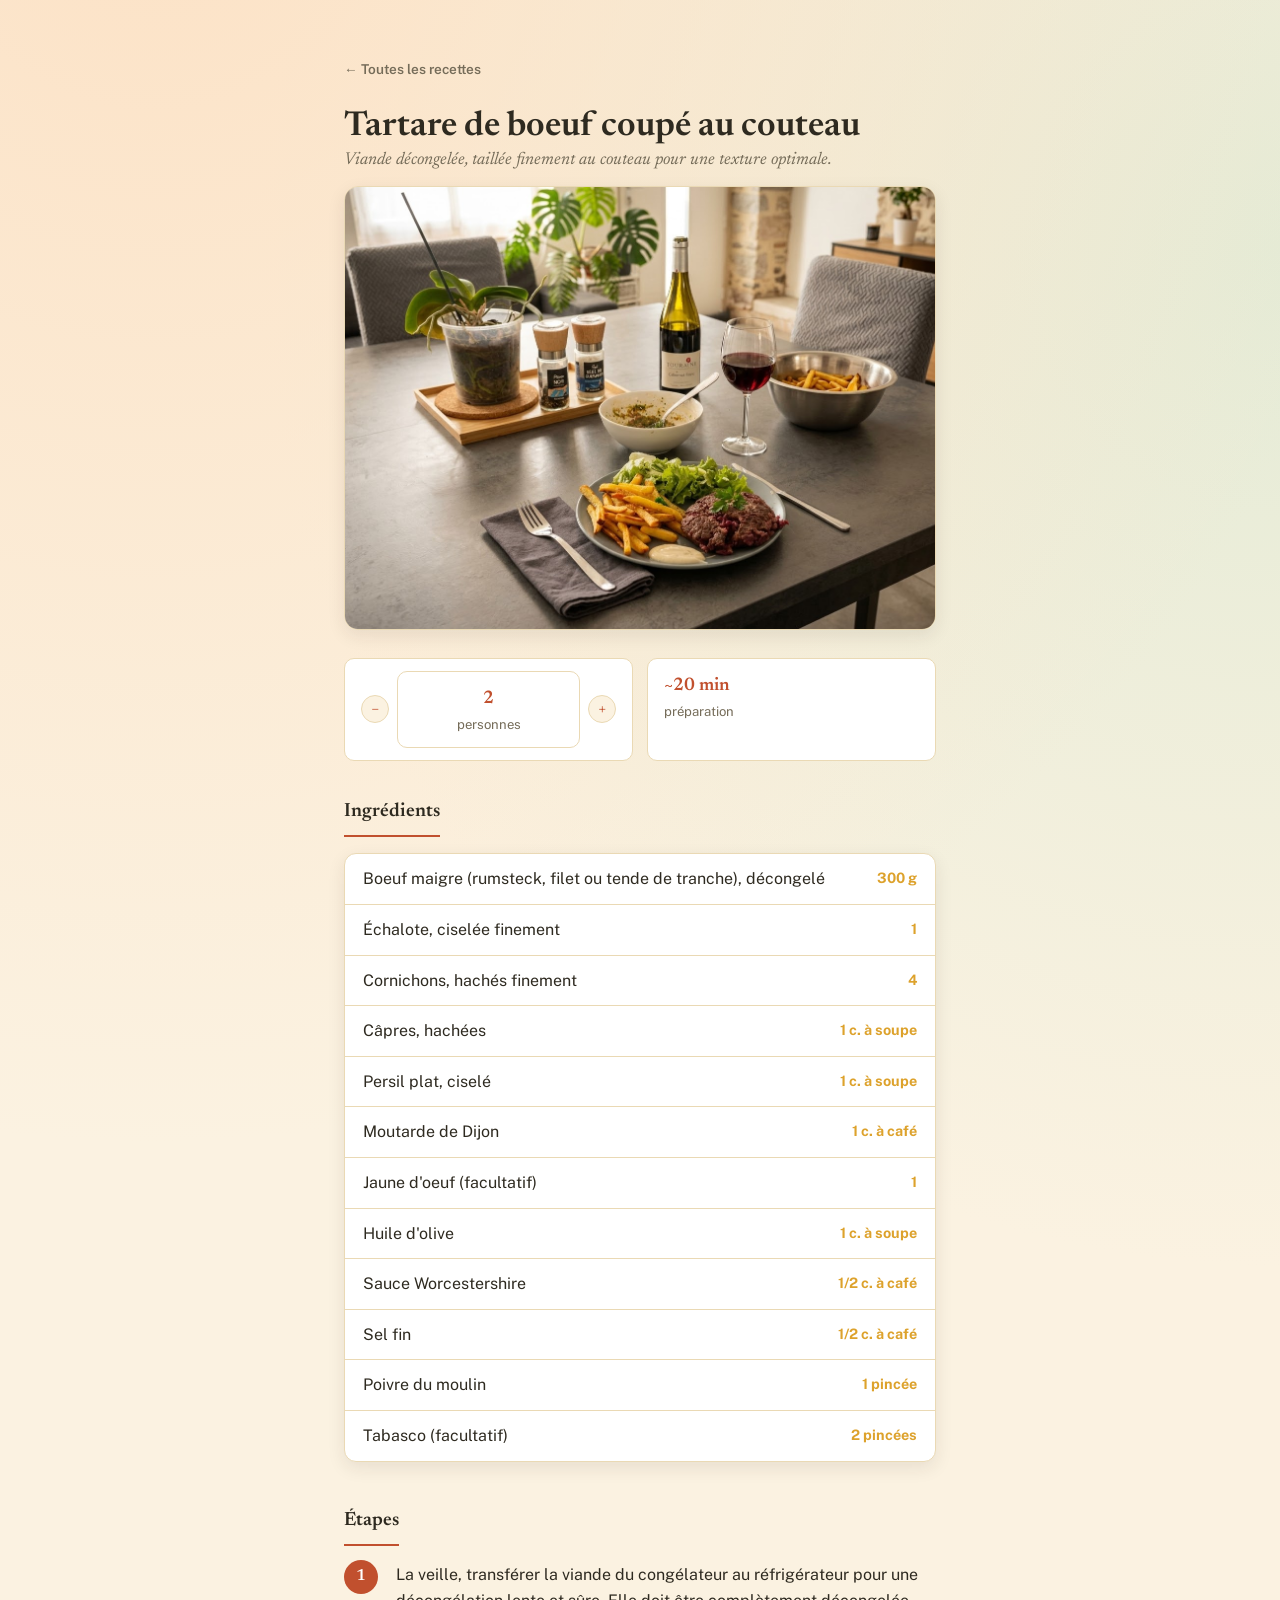
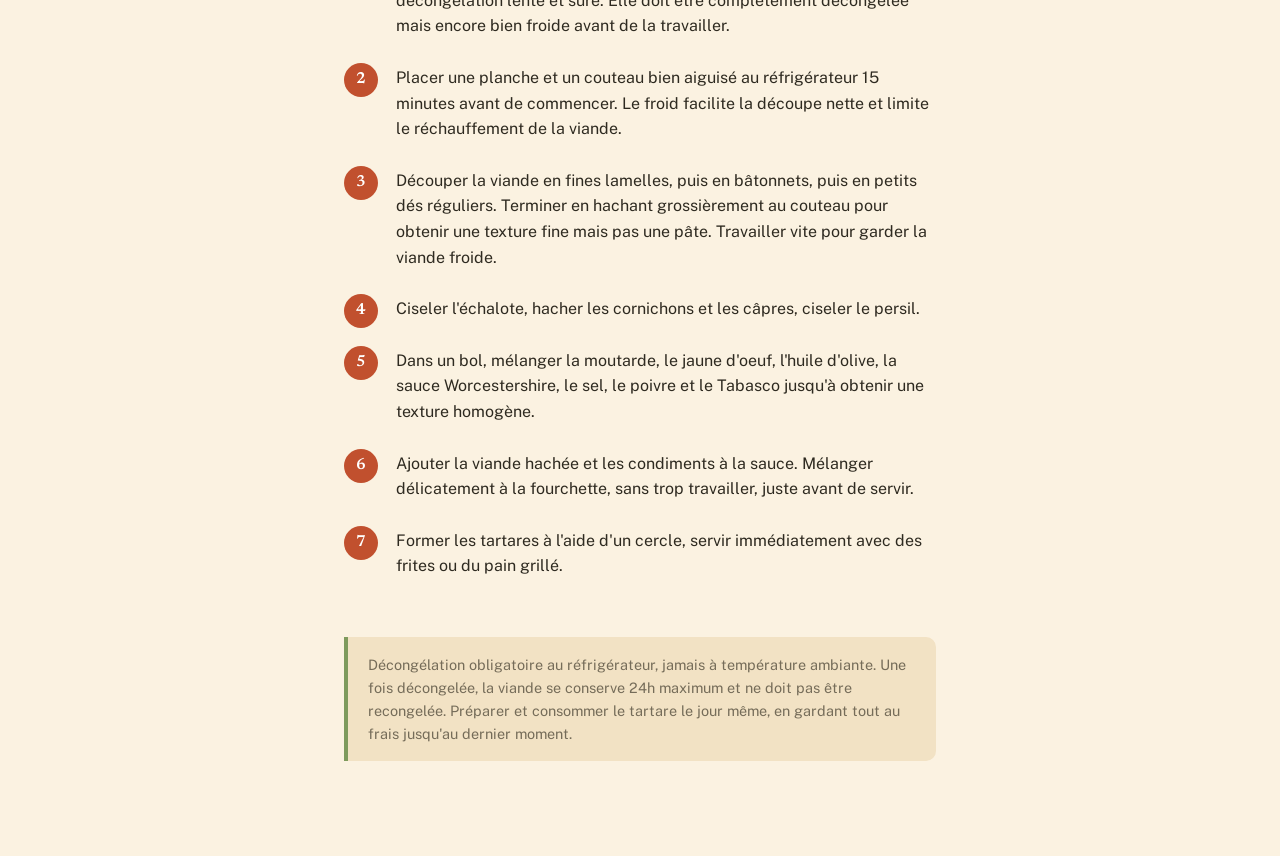
<file: tartare-boeuf.html>
<!DOCTYPE html>
<html lang="fr">
<head>
<meta charset="UTF-8">
<meta name="viewport" content="width=device-width, initial-scale=1.0">
<title>Tartare de boeuf coupé au couteau — Recettes</title>
<link rel="stylesheet" href="styles.css">
</head>
<body>
<div class="wrap">
  <a class="back-link" href="index.html">← Toutes les recettes</a>

  <h1 class="recipe-title">Tartare de boeuf coupé au couteau</h1>
  <p class="recipe-desc">Viande décongelée, taillée finement au couteau pour une texture optimale.</p>

  <img class="recipe-photo" src="tartare-boeuf.jpg" alt="Tartare de boeuf coupé au couteau, frites et sauce">


  <div class="recipe-meta">
    <div class="people-box" data-base-people="2">
      <button type="button" class="people-btn" data-action="dec" aria-label="Moins de personnes">−</button>
      <div class="people-count"><strong class="people-value">2</strong>personnes</div>
      <button type="button" class="people-btn" data-action="inc" aria-label="Plus de personnes">+</button>
    </div>
    <div><strong>~20 min</strong>préparation</div>
  </div>

  <h3 class="section-label">Ingrédients</h3>
  <ul class="ingredients">
    <li><span>Boeuf maigre (rumsteck, filet ou tende de tranche), décongelé</span><span class="qty" data-qty="300" data-unit="g" data-round="10">300 g</span></li>
    <li><span>Échalote, ciselée finement</span><span class="qty" data-qty="1" data-fmt="int">1</span></li>
    <li><span>Cornichons, hachés finement</span><span class="qty" data-qty="4" data-fmt="int">4</span></li>
    <li><span>Câpres, hachées</span><span class="qty" data-qty="1" data-fmt="frac" data-unit="c. à soupe">1 c. à soupe</span></li>
    <li><span>Persil plat, ciselé</span><span class="qty" data-qty="1" data-fmt="frac" data-unit="c. à soupe">1 c. à soupe</span></li>
    <li><span>Moutarde de Dijon</span><span class="qty" data-qty="1" data-fmt="frac" data-unit="c. à café">1 c. à café</span></li>
    <li><span>Jaune d'oeuf (facultatif)</span><span class="qty" data-qty="1" data-fmt="int">1</span></li>
    <li><span>Huile d'olive</span><span class="qty" data-qty="1" data-fmt="frac" data-unit="c. à soupe">1 c. à soupe</span></li>
    <li><span>Sauce Worcestershire</span><span class="qty" data-qty="0.5" data-fmt="frac" data-unit="c. à café">1/2 c. à café</span></li>
    <li><span>Sel fin</span><span class="qty" data-qty="0.5" data-fmt="frac" data-unit="c. à café">1/2 c. à café</span></li>
    <li><span>Poivre du moulin</span><span class="qty">1 pincée</span></li>
    <li><span>Tabasco (facultatif)</span><span class="qty">2 pincées</span></li>
  </ul>

  <h3 class="section-label">Étapes</h3>
  <ol class="steps">
    <li>La veille, transférer la viande du congélateur au réfrigérateur pour une décongélation lente et sûre. Elle doit être complètement décongelée mais encore bien froide avant de la travailler.</li>
    <li>Placer une planche et un couteau bien aiguisé au réfrigérateur 15 minutes avant de commencer. Le froid facilite la découpe nette et limite le réchauffement de la viande.</li>
    <li>Découper la viande en fines lamelles, puis en bâtonnets, puis en petits dés réguliers. Terminer en hachant grossièrement au couteau pour obtenir une texture fine mais pas une pâte. Travailler vite pour garder la viande froide.</li>
    <li>Ciseler l'échalote, hacher les cornichons et les câpres, ciseler le persil.</li>
    <li>Dans un bol, mélanger la moutarde, le jaune d'oeuf, l'huile d'olive, la sauce Worcestershire, le sel, le poivre et le Tabasco jusqu'à obtenir une texture homogène.</li>
    <li>Ajouter la viande hachée et les condiments à la sauce. Mélanger délicatement à la fourchette, sans trop travailler, juste avant de servir.</li>
    <li>Former les tartares à l'aide d'un cercle, servir immédiatement avec des frites ou du pain grillé.</li>
  </ol>

  <p class="note">Décongélation obligatoire au réfrigérateur, jamais à température ambiante. Une fois décongelée, la viande se conserve 24h maximum et ne doit pas être recongelée. Préparer et consommer le tartare le jour même, en gardant tout au frais jusqu'au dernier moment.</p>
</div>
<script src="scale.js"></script>
</body>
</html>
</file>
<file: styles.css>
@import url('https://fonts.googleapis.com/css2?family=Newsreader:ital,wght@0,400;0,500;0,600;0,700;1,400&family=Public+Sans:wght@400;500;600;700&display=swap');

:root {
  --paper: #FBF2E1;
  --paper-deep: #F2E2C4;
  --card: #FFFFFF;
  --paper-line: #EAD9B4;
  --ink: #2E2A20;
  --ink-soft: #756C59;
  --bordeaux: #C1502E;
  --bordeaux-deep: #9E3F22;
  --copper: #7E9A5C;
  --mustard: #DDA22C;
  --shadow: 0 6px 18px rgba(43, 38, 32, 0.09);
}

* { box-sizing: border-box; }

body {
  margin: 0;
  background:
    radial-gradient(circle at 12% -5%, #FCE2C6, transparent 45%),
    radial-gradient(circle at 100% 10%, #E4EBD6, transparent 40%),
    var(--paper);
  color: var(--ink);
  font-family: 'Public Sans', sans-serif;
  line-height: 1.6;
}

.wrap {
  max-width: 640px;
  margin: 0 auto;
  padding: 56px 24px 80px;
}

.site-eyebrow {
  font-size: 0.78rem;
  letter-spacing: 0.06em;
  color: var(--bordeaux);
  font-weight: 600;
  margin: 0 0 10px;
}

.site-title {
  font-family: 'Newsreader', serif;
  font-weight: 600;
  font-size: 2.6rem;
  line-height: 1.1;
  margin: 0 0 10px;
}

.site-tagline {
  color: var(--ink-soft);
  font-size: 1rem;
  margin: 0 0 44px;
  max-width: 46ch;
}

/* --- Liste des recettes en cartes --- */
.recipe-list {
  list-style: none;
  margin: 0;
  padding: 0;
  display: flex;
  flex-direction: column;
  gap: 16px;
}

.recipe-list a {
  display: flex;
  align-items: center;
  gap: 18px;
  text-decoration: none;
  color: var(--ink);
  background: var(--card);
  border: 1px solid var(--paper-line);
  border-radius: 12px;
  padding: 20px;
  box-shadow: var(--shadow);
  transition: transform .18s ease, box-shadow .18s ease, border-color .18s ease;
}

.recipe-list a:hover {
  transform: translateY(-2px);
  box-shadow: 0 10px 24px rgba(43, 38, 32, 0.16);
  border-color: var(--copper);
}

.recipe-icon {
  flex: none;
  width: 52px;
  height: 52px;
  border-radius: 50%;
  background: var(--paper-deep);
  display: flex;
  align-items: center;
  justify-content: center;
}

.recipe-icon svg { width: 26px; height: 26px; }

.recipe-list h2 {
  font-family: 'Newsreader', serif;
  font-weight: 600;
  font-size: 1.22rem;
  margin: 0 0 4px;
}

.recipe-list p {
  color: var(--ink-soft);
  font-size: 0.9rem;
  margin: 0;
}

.recipe-list a:hover h2 { color: var(--bordeaux); }

/* --- Fiche recette --- */
.back-link {
  display: inline-flex;
  align-items: center;
  gap: 6px;
  color: var(--ink-soft);
  text-decoration: none;
  font-size: 0.85rem;
  font-weight: 600;
  margin-bottom: 28px;
}

.back-link:hover { color: var(--bordeaux); }

.recipe-hero {
  display: flex;
  align-items: center;
  gap: 20px;
  margin-bottom: 18px;
}

.recipe-hero .recipe-icon {
  width: 64px;
  height: 64px;
  background: var(--bordeaux);
}

.recipe-hero .recipe-icon svg { width: 32px; height: 32px; }

.recipe-title {
  font-family: 'Newsreader', serif;
  font-weight: 600;
  font-size: 2.15rem;
  line-height: 1.1;
  margin: 0;
}

.recipe-desc {
  color: var(--ink-soft);
  font-style: italic;
  margin: 0 0 12px;
  font-family: 'Newsreader', serif;
  font-size: 1.08rem;
}

.recipe-meta {
  display: flex;
  gap: 14px;
  margin: 24px 0 36px;
}

.recipe-meta div {
  flex: 1;
  background: var(--card);
  border: 1px solid var(--paper-line);
  border-radius: 10px;
  padding: 12px 16px;
  font-size: 0.82rem;
  color: var(--ink-soft);
}

.recipe-meta strong {
  color: var(--bordeaux);
  display: block;
  font-family: 'Newsreader', serif;
  font-weight: 600;
  font-size: 1.15rem;
}

.people-box {
  display: flex;
  align-items: center;
  justify-content: space-between;
  gap: 8px;
}

.people-count {
  text-align: center;
  flex: 1;
}

.people-btn {
  flex: none;
  width: 28px;
  height: 28px;
  border-radius: 50%;
  border: 1px solid var(--paper-line);
  background: var(--paper);
  color: var(--bordeaux);
  font-family: 'Newsreader', serif;
  font-size: 1.05rem;
  line-height: 1;
  cursor: pointer;
  display: flex;
  align-items: center;
  justify-content: center;
  padding: 0;
  transition: background .15s ease, color .15s ease;
}

.people-btn:hover {
  background: var(--bordeaux);
  color: var(--card);
  border-color: var(--bordeaux);
}

.qty.is-scaled {
  color: var(--bordeaux);
}

h3.section-label {
  font-family: 'Newsreader', serif;
  font-weight: 600;
  font-size: 1.2rem;
  color: var(--ink);
  margin: 0 0 16px;
  padding-bottom: 8px;
  border-bottom: 2px solid var(--bordeaux);
  display: inline-block;
}

.ingredients {
  list-style: none;
  padding: 0;
  margin: 0 0 44px;
  background: var(--card);
  border: 1px solid var(--paper-line);
  border-radius: 12px;
  box-shadow: var(--shadow);
  overflow: hidden;
}

.ingredients li {
  padding: 12px 18px;
  border-bottom: 1px solid var(--paper-line);
  display: flex;
  justify-content: space-between;
  gap: 16px;
}

.ingredients li:last-child { border-bottom: none; }

.ingredients .qty {
  color: var(--mustard);
  white-space: nowrap;
  font-weight: 700;
  font-size: 0.9rem;
}

.steps {
  padding: 0;
  margin: 0 0 32px;
  counter-reset: step;
}

.steps li {
  list-style: none;
  counter-increment: step;
  position: relative;
  padding: 0 0 26px 52px;
}

.steps li::before {
  content: counter(step);
  position: absolute;
  left: 0;
  top: -2px;
  width: 34px;
  height: 34px;
  border-radius: 50%;
  background: var(--bordeaux);
  color: var(--card);
  font-family: 'Newsreader', serif;
  font-weight: 600;
  font-size: 1rem;
  display: flex;
  align-items: center;
  justify-content: center;
}

.note {
  background: var(--paper-deep);
  border-left: 4px solid var(--copper);
  border-radius: 0 10px 10px 0;
  padding: 16px 20px;
  font-size: 0.9rem;
  color: var(--ink-soft);
}

/* --- Photo --- */
.recipe-photo {
  width: 100%;
  aspect-ratio: 4 / 3;
  object-fit: cover;
  border-radius: 14px;
  border: 1px solid var(--paper-line);
  box-shadow: var(--shadow);
  margin: 0 0 28px;
  display: block;
}

.recipe-thumb {
  flex: none;
  width: 64px;
  height: 64px;
  border-radius: 12px;
  object-fit: cover;
  border: 1px solid var(--paper-line);
}

.recipe-illustration {
  width: 100%;
  aspect-ratio: 4 / 3;
  border-radius: 14px;
  border: 1px solid var(--paper-line);
  box-shadow: var(--shadow);
  margin: 0 0 28px;
  background:
    radial-gradient(circle at 20% 15%, var(--paper), transparent 60%),
    var(--paper-deep);
  display: block;
  overflow: hidden;
}

.recipe-illustration svg { width: 100%; height: 100%; }
</file>
